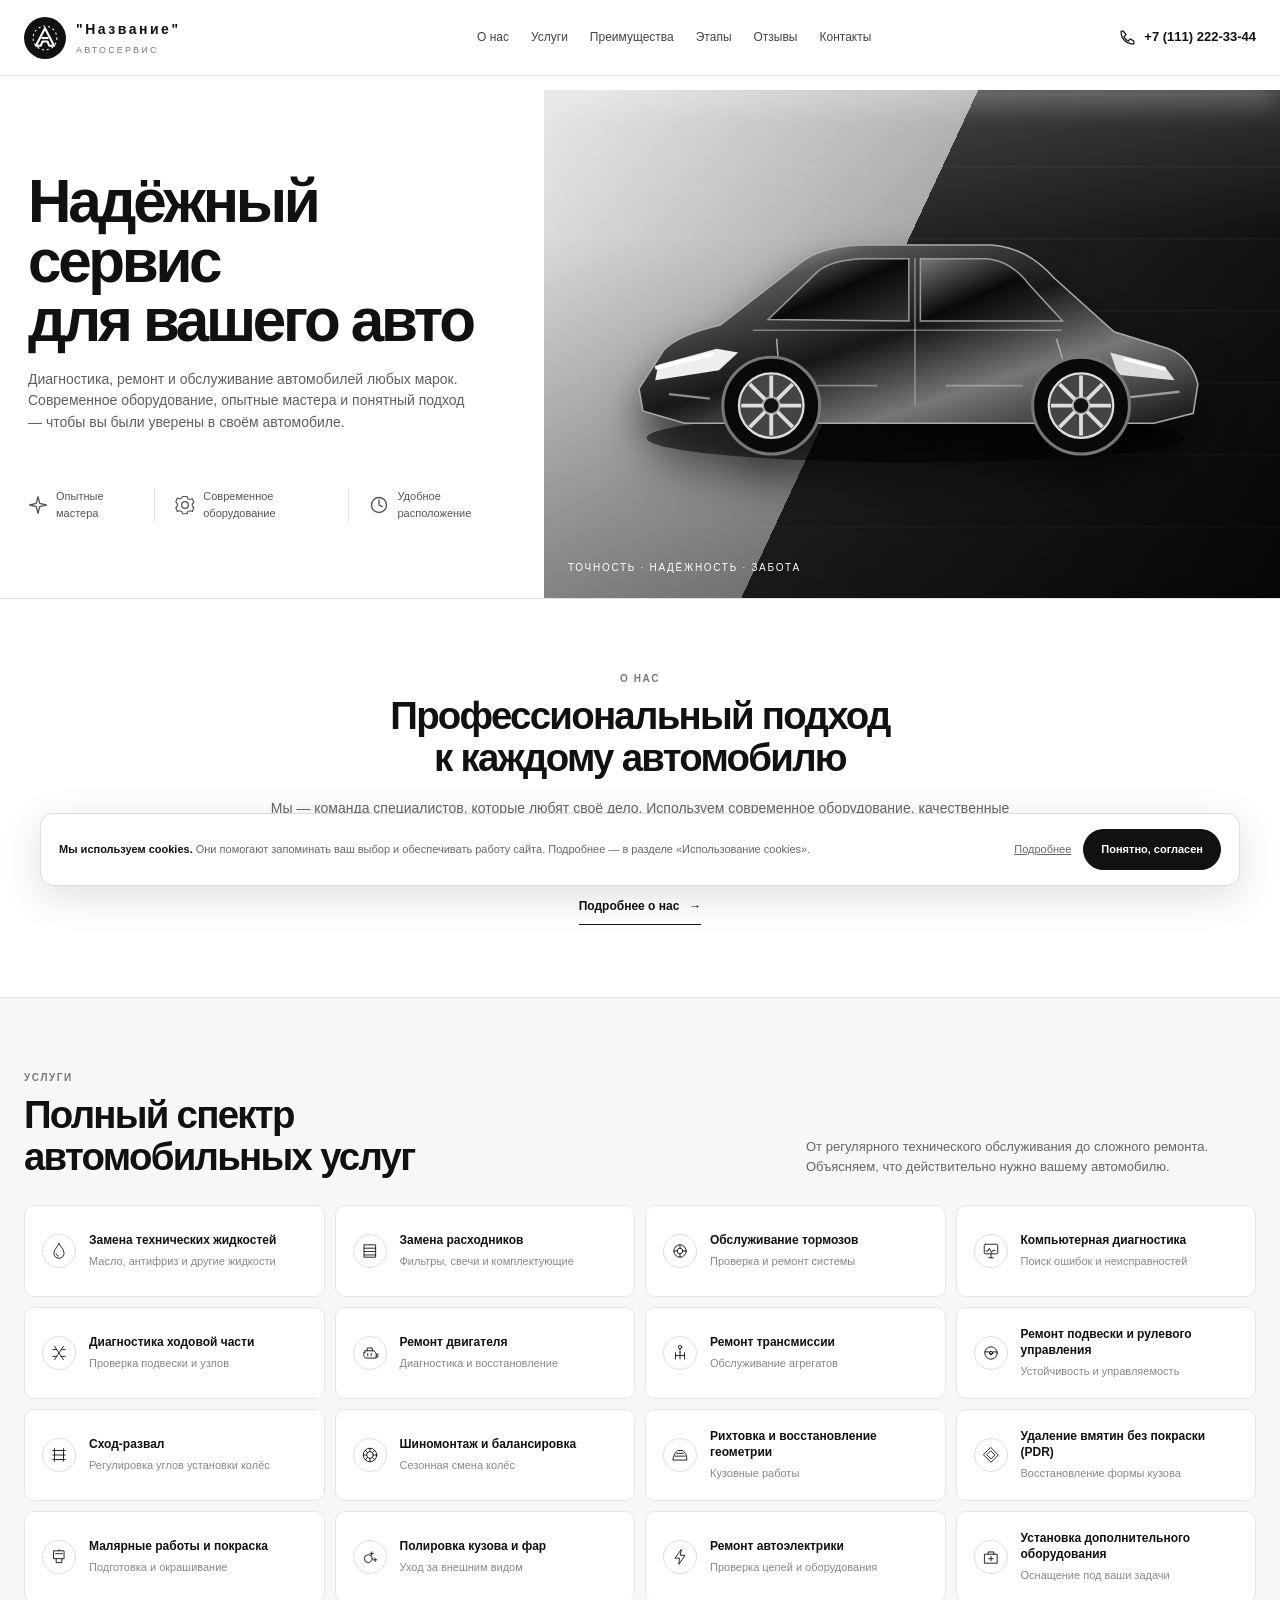
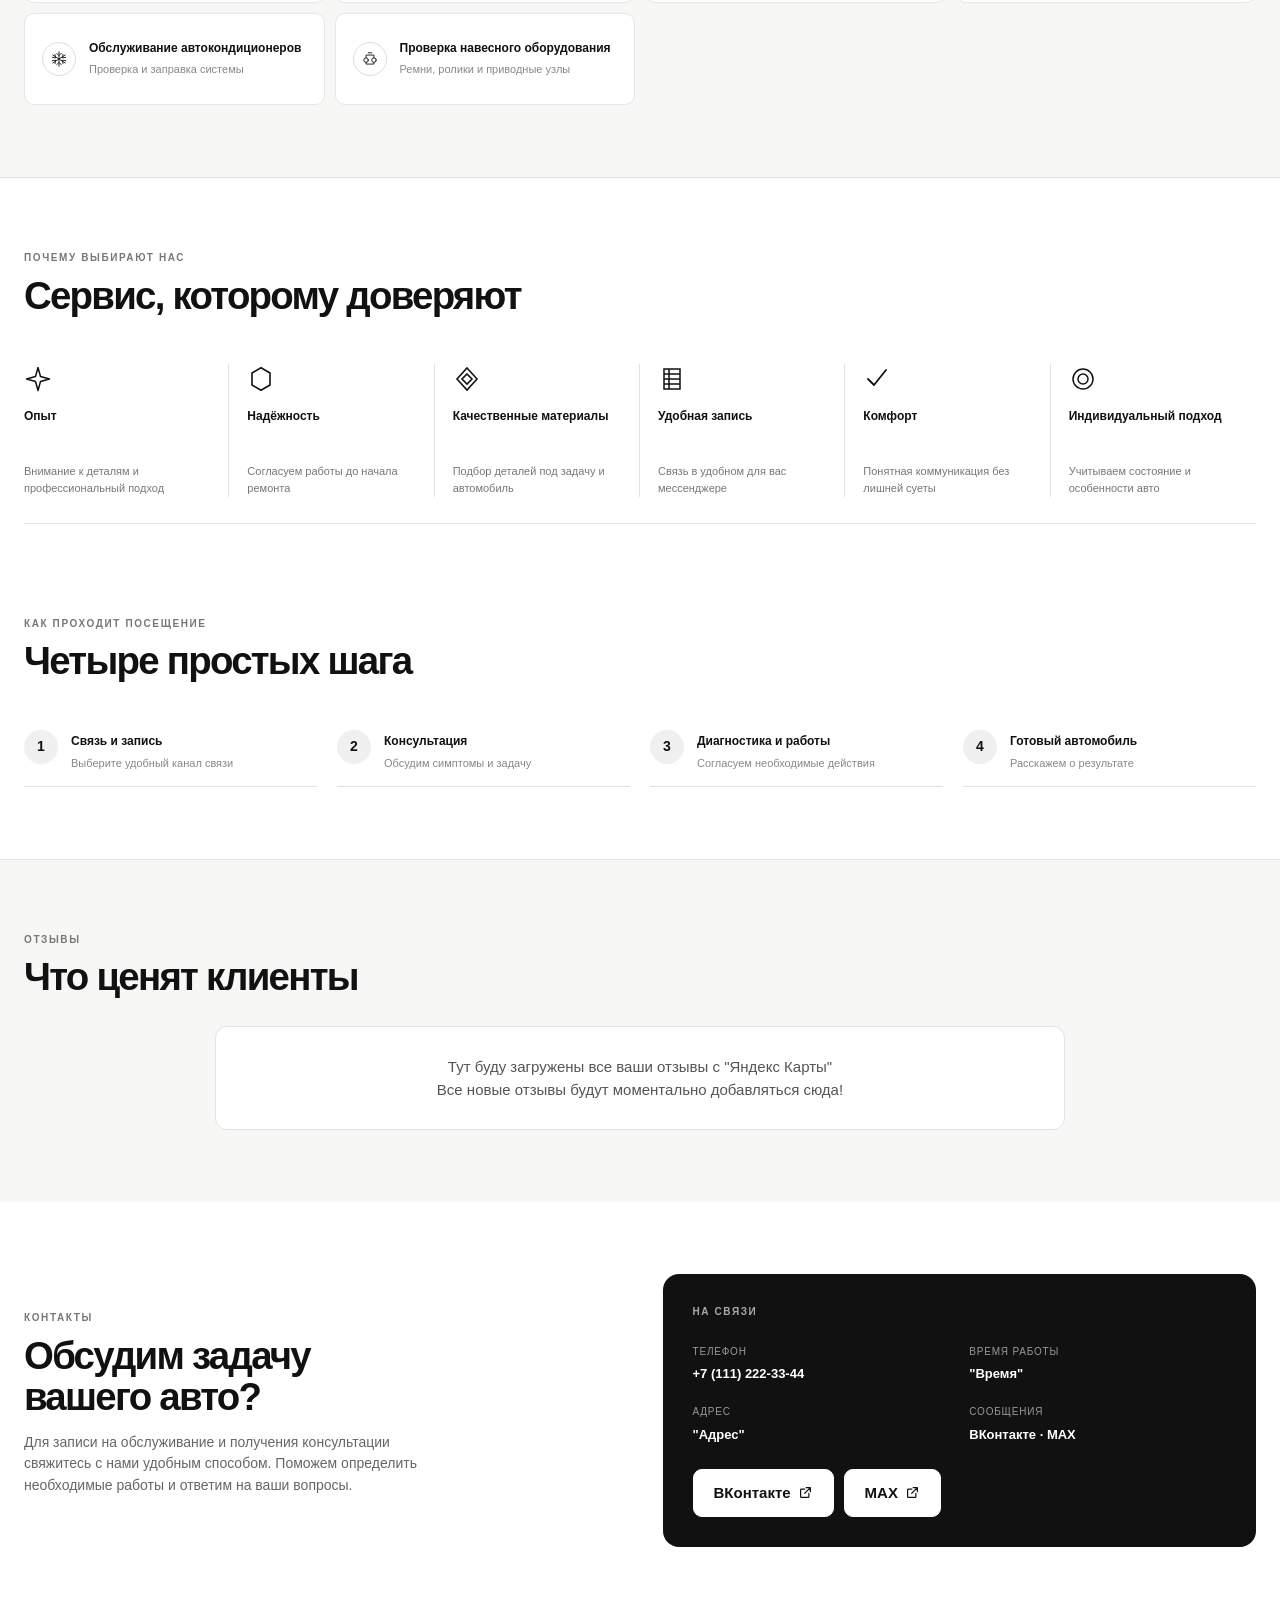
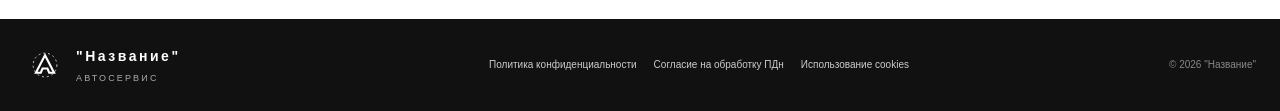
<file: index.html>
<!doctype html>
<html lang="ru">
<head>
<meta charset="utf-8">
<meta name="viewport" content="width=device-width, initial-scale=1">
<meta name="description" content=""Название" — обслуживание, диагностика и ремонт автомобилей. Свяжитесь с нами во ВКонтакте или MAX.">
<meta name="theme-color" content="#111111">
<title>"Название" — автосервис</title>
<link rel="icon" href="data:image/svg+xml,%3Csvg xmlns='http://www.w3.org/2000/svg' viewBox='0 0 100 100'%3E%3Crect width='100' height='100' rx='18' fill='%23111111'/%3E%3Cpath d='M20 75 50 17 80 75H65L58 60H42L35 75Z' fill='white'/%3E%3C/svg%3E">
<style>
:root{--black:#111;--white:#fff;--paper:#f6f6f5;--gray:#777;--line:#e2e2e2;--soft:#ededed;--radius:15px;--max:1240px}
*{box-sizing:border-box}
html{scroll-behavior:smooth;scroll-padding-top:90px}
body{margin:0;background:var(--white);color:var(--black);font-family:Inter,Arial,Helvetica,sans-serif;font-size:14px;line-height:1.55}
a{color:inherit;text-decoration:none}
button{font:inherit;cursor:pointer}
.container{width:min(var(--max),calc(100% - 48px));margin:auto}
header{height:76px;background:#fff;border-bottom:1px solid var(--line);display:flex;align-items:center;position:sticky;top:0;z-index:20}
.nav{display:flex;align-items:center;justify-content:space-between;gap:24px}
.brand{display:flex;align-items:center;gap:10px;min-width:205px}
.brand-mark{width:42px;height:42px;background:#111;color:#fff;border-radius:50%;display:grid;place-items:center}
.brand-mark svg{width:28px;height:28px}
.brand-name{font-size:14px;letter-spacing:.18em;font-weight:850;line-height:1.2}
.brand-sub{display:block;font-size:9px;color:#777;letter-spacing:.24em;margin-top:5px;line-height:1.2}
nav{display:flex;align-items:center;gap:22px;font-size:12px;color:#444}
nav a:hover,.footer-links a:hover{color:#888}
.phone{font-weight:750;font-size:13px;white-space:nowrap;text-align:right}
.phone small{display:block;color:#777;font-size:10px;font-weight:400}
.menu-toggle{display:none;border:1px solid var(--line);background:white;border-radius:10px;padding:9px 12px}
.hero{display:grid;grid-template-columns:.85fr 1.15fr;min-height:490px;border-bottom:1px solid var(--line);overflow:hidden}
.hero-copy{padding:76px max(28px,calc((100vw - var(--max))/2));padding-right:42px;display:flex;flex-direction:column;justify-content:center}
.kicker{font-size:10px;letter-spacing:.16em;text-transform:uppercase;font-weight:800;color:#555;display:flex;align-items:center;gap:10px}
.kicker:before{content:"";width:26px;height:1px;background:#111}
h1{font-size:clamp(38px,4.7vw,64px);line-height:.99;letter-spacing:-.055em;margin:20px 0 18px;font-weight:850;max-width:530px}
.hero-copy p{max-width:450px;color:#5f5f5f;margin:0 0 24px;font-size:14px}
.actions{display:flex;flex-wrap:wrap;gap:10px}
.btn{display:inline-flex;align-items:center;justify-content:center;gap:12px;min-height:48px;padding:0 20px;border:1px solid #111;border-radius:9px;font-weight:750;font-size:12px;transition:transform .2s,background .2s,color .2s}
.btn:hover{transform:translateY(-2px)}
.btn-dark{background:#111;color:#fff}
.btn-dark:hover{background:#333}
.btn-light{background:#fff;color:#111}
.btn-light:hover{background:#f0f0f0}
.btn .arrow{font-size:17px;line-height:1}
.trust-row{display:flex;gap:20px;margin-top:30px;color:#555;font-size:11px}
.trust-row span{display:flex;align-items:center;gap:8px;padding-right:18px;border-right:1px solid var(--line)}
.trust-row span:last-child{border:0;padding-right:0}
.trust-row b{font-size:18px;color:#111;font-weight:400}.trust-icon{width:20px;height:20px;flex:0 0 20px;fill:none;stroke:currentColor;stroke-width:1.6;stroke-linecap:round;stroke-linejoin:round}.phone{display:inline-flex;align-items:center;gap:8px}.phone-icon{width:17px;height:17px;fill:none;stroke:#111;stroke-width:1.7;stroke-linecap:round;stroke-linejoin:round}
.hero-visual{min-height:490px;background:linear-gradient(115deg,#e5e5e5,#a9a9a9 45%,#252525 45%,#090909);position:relative;overflow:hidden;display:flex;align-items:center;justify-content:center}
.hero-visual:before{content:"";position:absolute;inset:0;background:linear-gradient(180deg,#fff2,transparent 30%,#0005),repeating-linear-gradient(0deg,transparent 0 70px,#ffffff0b 71px 72px)}
.garage-light{position:absolute;top:0;left:0;right:0;height:14px;background:#fff;box-shadow:0 8px 30px #fff8}
.car-art{width:min(94%,820px);position:relative;z-index:1;filter:drop-shadow(0 22px 20px #0009)}
.visual-label{position:absolute;bottom:22px;left:24px;color:#fff;font-size:10px;letter-spacing:.17em;text-transform:uppercase;z-index:2}
section{padding:72px 0}
.section-head{display:flex;justify-content:space-between;align-items:end;gap:24px;margin-bottom:28px}
.section-kicker{font-size:10px;letter-spacing:.16em;text-transform:uppercase;color:#777;font-weight:800}
h2{font-size:clamp(27px,3vw,39px);letter-spacing:-.045em;line-height:1.08;margin:9px 0 0}
.section-intro{max-width:450px;color:#666;font-size:13px;margin:0}
.about-grid{display:block}
.about-copy{max-width:900px;margin:0 auto;text-align:center}
.about-copy p{color:#666;max-width:780px;margin:20px auto}
.text-link{display:inline-flex;gap:10px;align-items:center;border-bottom:1px solid #111;padding:8px 0;font-size:12px;font-weight:750;margin-top:6px}
.services{background:#f7f7f6;border-top:1px solid var(--line);border-bottom:1px solid var(--line)}
.service-grid{display:grid;grid-template-columns:repeat(4,1fr);gap:10px}
.service-card{min-height:92px;padding:17px;background:#fff;border:1px solid #e6e6e6;border-radius:10px;display:flex;align-items:center;gap:13px;transition:border-color .2s,transform .2s}
.service-card:hover{border-color:#888;transform:translateY(-2px)}
.service-icon{width:34px;height:34px;flex-shrink:0;border:1px solid #ddd;border-radius:50%;display:grid;place-items:center;padding:7px}.service-icon svg{display:block;width:100%;height:100%;fill:none;stroke:#111;stroke-width:1.6;stroke-linecap:round;stroke-linejoin:round}
.service-card strong{font-size:12px;line-height:1.35;display:block}
.service-card small{font-size:11px;color:#888;display:block;margin-top:5px}
.benefits{display:grid;grid-template-columns:repeat(6,1fr);border-bottom:1px solid var(--line);padding:26px 0;margin-top:22px}
.benefit{padding:0 18px;border-right:1px solid var(--line);display:grid;grid-template-rows:30px 2.9em auto;row-gap:14px;align-content:start}
.benefit:first-child{padding-left:0}.benefit:last-child{border:0;padding-right:0}
.benefit .symbol{line-height:1;margin:0;color:#111;width:30px;height:30px;display:flex;align-items:center;justify-content:flex-start}.benefit-icon{display:block;width:28px;height:28px;flex:0 0 28px}.benefit strong{display:flex;align-items:flex-start;font-size:12px;line-height:1.45;min-height:0;margin:0;align-self:start}
.benefit p{font-size:11px;color:#777;margin:0}
.steps{display:grid;grid-template-columns:repeat(4,1fr);gap:20px;margin-top:34px}
.step{display:flex;align-items:flex-start;gap:13px;padding:14px 0;border-bottom:1px solid var(--line)}
.step-num{width:34px;height:34px;border-radius:50%;background:#f0f0f0;display:grid;place-items:center;font-weight:800;flex-shrink:0}
.step strong{display:block;font-size:12px;margin-top:2px}
.step small{display:block;color:#888;font-size:11px;margin-top:4px}







.reviews{background:#f7f7f6;border-top:1px solid var(--line)}
.review-grid{display:grid;grid-template-columns:repeat(4,1fr);gap:12px}
.reviews-notice{background:#fff;border:1px solid var(--line);border-radius:12px;padding:28px 24px;text-align:center;color:#555;font-size:15px;max-width:850px;margin:0 auto}
.review{padding:20px;background:#fff;border:1px solid var(--line);border-radius:11px}
.review-top{display:flex;align-items:center;gap:10px;margin-bottom:13px}
.avatar{width:32px;height:32px;border-radius:50%;background:#ededed;display:grid;place-items:center;font-weight:800}
.review strong{font-size:12px}
.stars{margin-left:auto;letter-spacing:1px;font-size:10px}
.review p{font-size:12px;color:#666;margin:0}
.contacts{display:grid;grid-template-columns:1fr 1fr;gap:45px;align-items:center}
.contact-panel{background:#111;color:#fff;border-radius:16px;padding:30px}
.contact-panel .section-kicker{color:#aaa}
.contact-panel h2{margin-bottom:14px}
.contact-panel p{color:#bbb;font-size:13px}
.contact-details{display:grid;grid-template-columns:1fr 1fr;gap:20px;margin:24px 0}
.contact-details small{display:block;color:#999;font-size:10px;text-transform:uppercase;letter-spacing:.08em}
.contact-details strong{display:block;margin-top:5px;font-size:13px}
.contact-actions{display:flex;gap:10px;flex-wrap:wrap}.contact-social{display:inline-flex;align-items:center;justify-content:center;gap:10px;white-space:nowrap}.contact-brand-icon{width:15px;height:15px;flex:0 0 15px;display:block;color:#111}.contact-social{gap:7px}.contact-social span{font-weight:650;font-size:15px;line-height:1}
.contact-actions .btn-light{border-color:#fff}
.contact-list{display:grid;gap:22px}
.contact-row{display:flex;gap:14px;align-items:flex-start}
.contact-row .symbol{font-size:21px}
.contact-row strong{font-size:13px;display:block}
.contact-row small{color:#777;font-size:12px;display:block;margin-top:4px}
footer{background:#111;color:#fff;padding:25px 0}
.footer-inner{display:flex;justify-content:space-between;align-items:center;gap:24px}
footer .brand-sub{color:#aaa}
.footer-links{display:flex;flex-wrap:wrap;gap:17px;font-size:10px;color:#ccc}
.copyright{font-size:10px;color:#888}
.cookie-banner{position:fixed;z-index:50;bottom:14px;left:14px;right:14px;max-width:1200px;margin:auto;background:#fff;border:1px solid #ddd;box-shadow:0 10px 40px #0002;border-radius:13px;padding:15px 18px;display:flex;align-items:center;gap:20px}
.cookie-banner[hidden]{display:none}
.cookie-text{font-size:11px;color:#666;flex:1}
.cookie-text strong{color:#111}
.cookie-actions{display:flex;align-items:center;gap:12px;white-space:nowrap}
.cookie-actions button{border:0;background:#111;color:#fff;border-radius:30px;padding:12px 18px;font-size:11px;font-weight:750}
.cookie-actions a{font-size:11px;text-decoration:underline;color:#666}
.modal-backdrop{position:fixed;inset:0;background:#0009;z-index:70;display:none;align-items:center;justify-content:center;padding:20px}
.modal-backdrop.open{display:flex}
.modal{width:min(680px,100%);max-height:85vh;overflow:auto;background:#fff;border-radius:15px;padding:28px;position:relative}
.modal h2{font-size:26px;margin:0 40px 18px 0}
.modal p,.modal li{font-size:13px;color:#555}
.modal-close{position:absolute;right:18px;top:16px;border:1px solid #ddd;background:white;border-radius:50%;width:34px;height:34px;font-size:18px}
@media(max-width:1000px){nav{gap:12px}.brand{min-width:auto}.phone{font-size:12px}.service-grid{grid-template-columns:repeat(3,1fr)}.benefits{grid-template-columns:repeat(3,1fr);row-gap:24px}.benefit:nth-child(3){border:0}.benefit:nth-child(4){padding-left:0}.review-grid{grid-template-columns:repeat(2,1fr)}}
@media(max-width:760px){#steps{padding-top:90px!important}.container{width:min(100% - 32px,var(--max))}header{height:68px}.nav{gap:12px}nav{display:none;position:absolute;left:16px;right:16px;top:62px;padding:18px;background:white;border:1px solid var(--line);border-radius:12px;box-shadow:0 15px 35px #0001;flex-direction:column;align-items:flex-start}nav.open{display:flex}.phone{margin-left:auto;display:flex;align-items:center;gap:6px;font-size:12px}.phone-icon{width:15px;height:15px;flex:0 0 15px}.phone small{display:none}.brand-mark{width:36px;height:36px}.brand-name{font-size:12px}.brand-sub{font-size:8px;margin-top:5px}.hero{grid-template-columns:1fr}.hero-copy{padding:54px 24px 35px}.hero-visual{min-height:270px}.trust-row{gap:10px;flex-wrap:wrap}.trust-row span{padding-right:10px}.about-grid{display:block}.service-grid{grid-template-columns:repeat(2,1fr)}.service-card{padding:13px 10px;gap:9px}.service-card strong{font-size:11px}.service-icon{width:34px;height:34px}.benefits{grid-template-columns:repeat(2,1fr);gap:20px}.benefit:nth-child(3){border-right:1px solid var(--line)}.benefit:nth-child(even){border:0;padding-left:18px;padding-right:0}.benefit:nth-child(4){padding-left:18px}.benefit:nth-child(odd){padding-left:0}.steps{grid-template-columns:repeat(2,1fr);gap:10px}.review-grid{grid-template-columns:1fr}.contacts{grid-template-columns:1fr;gap:25px}.contact-panel{padding:24px}.footer-inner{align-items:flex-start;flex-direction:column}.cookie-banner{left:8px;right:8px;bottom:8px;padding:13px;gap:10px;align-items:flex-start}.cookie-actions{flex-direction:column-reverse;align-items:stretch;gap:7px}.cookie-actions button{padding:11px 12px}.section-head{align-items:flex-start;flex-direction:column}}
@media(max-width:420px){.phone{font-size:10px;gap:4px}.phone-icon{width:13px;height:13px;flex-basis:13px}.brand{gap:6px}.hero-copy{padding-left:16px;padding-right:16px}h1{font-size:39px}.actions .btn{flex:1;padding:0 10px;font-size:11px}.trust-row{font-size:10px}.trust-row span{border:0}.contact-details{grid-template-columns:1fr}.cookie-text{font-size:10px}.cookie-actions button{font-size:10px}}
</style>
</head>
<body>
<header>
 <div class="container nav">
  <a class="brand" href="#top" aria-label=""Название" — на главную">
   <span class="brand-mark"><svg viewBox="0 0 40 40" fill="none" aria-hidden="true"><path d="M7 31 20 6l13 25h-7l-2.5-6h-7L14 31H7Z" stroke="currentColor" stroke-width="3" stroke-linejoin="round"/><path d="M15 20h10" stroke="currentColor" stroke-width="3"/><circle cx="20" cy="20" r="17" stroke="currentColor" stroke-width="1.5" stroke-dasharray="3 4"/></svg></span>
   <span><span class="brand-name">"Название"</span><span class="brand-sub">АВТОСЕРВИС</span></span>
  </a>
  <nav id="mainNav" aria-label="Основная навигация">
   <a href="#about">О нас</a><a href="#services">Услуги</a><a href="#benefits">Преимущества</a><a href="#steps">Этапы</a><a href="#reviews">Отзывы</a><a href="#contacts">Контакты</a>
  </nav>
  <a class="phone" href="tel:+71112223344"><svg class="phone-icon" viewBox="0 0 24 24" aria-hidden="true"><path d="M6 3H3v4c1 7 7 13 14 14h4v-4l-5-3-3 3a14 14 0 0 1-6-6l3-3Z"/></svg> +7 (111) 222-33-44</a>
 </div>
</header>
<main id="top">
 <section class="hero" style="padding:0">
  <div class="hero-copy">
   
   <h1>Надёжный сервис<br>для вашего авто</h1>
   <p>Диагностика, ремонт и обслуживание автомобилей любых марок. Современное оборудование, опытные мастера и понятный подход — чтобы вы были уверены в своём автомобиле.</p>
   
   <div class="trust-row"><span><svg class="trust-icon" viewBox="0 0 24 24" aria-hidden="true"><path d="M12 2 14 10 22 12 14 14 12 22 10 14 2 12 10 10Z"/></svg> Опытные мастера</span><span><svg class="trust-icon" viewBox="0 0 24 24" aria-hidden="true"><path d="M9 2h6l1 3 3 1 3-1 2 5-2 2v3l2 2-2 5-3-1-3 1-1 3H9l-1-3-3-1-3 1-2-5 2-2v-3L0 9l2-5 3 1 3-1Z" transform="translate(1 0) scale(.9)"/><circle cx="12" cy="12" r="4"/></svg> Современное оборудование</span><span><svg class="trust-icon" viewBox="0 0 24 24" aria-hidden="true"><circle cx="12" cy="12" r="9"/><path d="M12 6v6l4 2"/></svg> Удобное расположение</span></div>
  </div>
  <div class="hero-visual" role="img" aria-label="Стилизованная иллюстрация автомобиля в сервисном боксе">
   <div class="garage-light"></div>
   <svg class="car-art" viewBox="0 0 900 420" aria-hidden="true">
    <defs><linearGradient id="body" x1="0" y1="0" x2="1" y2="1"><stop stop-color="#f4f4f4"/><stop offset=".22" stop-color="#555"/><stop offset=".48" stop-color="#171717"/><stop offset=".7" stop-color="#777"/><stop offset="1" stop-color="#111"/></linearGradient><linearGradient id="glass" x1="0" y1="0" x2="1" y2="1"><stop stop-color="#777"/><stop offset=".5" stop-color="#090909"/><stop offset="1" stop-color="#333"/></linearGradient></defs>
    <ellipse cx="455" cy="342" rx="350" ry="32" fill="#000" opacity=".55"/>
    <path d="M95 278 127 228Q145 208 201 195L304 115Q331 93 385 91L553 91Q600 94 635 134L713 204 784 226Q814 238 822 272L816 310 765 323H154L100 307Z" fill="url(#body)" stroke="#aaa" stroke-width="2"/>
    <path d="M263 188 327 126Q344 111 385 109L446 109 446 190Z" fill="url(#glass)" stroke="#999" stroke-width="2"/>
    <path d="M461 109H548Q579 112 603 143L646 190H461Z" fill="url(#glass)" stroke="#999" stroke-width="2"/>
    <path d="M454 108V300" stroke="#aaa" stroke-width="2" opacity=".7"/><path d="M243 202 645 202" stroke="#ddd" stroke-width="2" opacity=".45"/>
    <path d="M120 247 196 226 224 231 199 254 116 267Z" fill="#eee"/><path d="M116 251 192 233" stroke="#fff" stroke-width="5"/>
    <path d="M708 231 779 249 792 267 718 260Z" fill="#ddd"/><path d="M725 239 780 253" stroke="#fff" stroke-width="4"/>
    <path d="M274 213 280 293M638 213 662 292" stroke="#aaa" stroke-width="2"/><path d="M315 274H405M494 274H594" stroke="#ccc" stroke-width="2" opacity=".5"/>
    <circle cx="267" cy="300" r="63" fill="#090909" stroke="#777" stroke-width="4"/><circle cx="267" cy="300" r="42" fill="#444" stroke="#ddd" stroke-width="3"/><circle cx="267" cy="300" r="11" fill="#111" stroke="#aaa" stroke-width="3"/>
    <g stroke="#ddd" stroke-width="5"><path d="M267 261V289M267 311V339M228 300H256M278 300H306M239 272 259 292M275 308 295 328M239 328 259 308M275 292 295 272"/></g>
    <circle cx="670" cy="300" r="63" fill="#090909" stroke="#777" stroke-width="4"/><circle cx="670" cy="300" r="42" fill="#444" stroke="#ddd" stroke-width="3"/><circle cx="670" cy="300" r="11" fill="#111" stroke="#aaa" stroke-width="3"/>
    <g stroke="#ddd" stroke-width="5"><path d="M670 261V289M670 311V339M631 300H659M681 300H709M642 272 662 292M678 308 698 328M642 328 662 308M678 292 698 272"/></g>
    <path d="M134 285 187 291M734 289 798 282" stroke="#fff" stroke-width="3" opacity=".5"/>
   </svg>
   <div class="visual-label">Точность · Надёжность · Забота</div>
  </div>
 </section>
 <section id="about">
  <div class="container about-grid">
   <div class="about-copy"><div class="section-kicker">О нас</div><h2>Профессиональный подход<br>к каждому автомобилю</h2><p>Мы — команда специалистов, которые любят своё дело. Используем современное оборудование, качественные материалы и индивидуальный подход к каждому клиенту. Для нас важно не только устранить проблему, но и обеспечить надёжную работу вашего автомобиля надолго.</p><a class="text-link" href="#contacts">Подробнее о нас <span>→</span></a></div>
  </div>
 </section>
 <section class="services" id="services">
  <div class="container"><div class="section-head"><div><div class="section-kicker">Услуги</div><h2>Полный спектр<br>автомобильных услуг</h2></div><p class="section-intro">От регулярного технического обслуживания до сложного ремонта. Объясняем, что действительно нужно вашему автомобилю.</p></div>
   <div class="service-grid">
    <article class="service-card"><span class="service-icon" aria-hidden="true"><svg viewBox="0 0 32 32" aria-hidden="true"><path d="M16 3C13 8 7 14 7 20a9 9 0 0 0 18 0c0-6-6-12-9-17Z"/><path d="M11 21c.5 2.5 2 4 4 4"/></svg></span><div><strong>Замена технических жидкостей</strong><small>Масло, антифриз и другие жидкости</small></div></article>
    <article class="service-card"><span class="service-icon" aria-hidden="true"><svg viewBox="0 0 32 32" aria-hidden="true"><path d="M6 5h20v22H6zM6 11h20M6 17h20M6 23h20"/></svg></span><div><strong>Замена расходников</strong><small>Фильтры, свечи и комплектующие</small></div></article>
    <article class="service-card"><span class="service-icon" aria-hidden="true"><svg viewBox="0 0 32 32" aria-hidden="true"><circle cx="16" cy="16" r="11"/><circle cx="16" cy="16" r="5"/><path d="M16 5v6M27 16h-6M16 27v-6M5 16h6"/></svg></span><div><strong>Обслуживание тормозов</strong><small>Проверка и ремонт системы</small></div></article>
    <article class="service-card"><span class="service-icon" aria-hidden="true"><svg viewBox="0 0 32 32" aria-hidden="true"><rect x="4" y="4" width="24" height="17" rx="2"/><path d="M12 28h8M16 21v7M7 16h4l2-5 4 8 2-4h4"/></svg></span><div><strong>Компьютерная диагностика</strong><small>Поиск ошибок и неисправностей</small></div></article>
    <article class="service-card"><span class="service-icon" aria-hidden="true"><svg viewBox="0 0 32 32" aria-hidden="true"><path d="M8 4l16 24M24 4 8 28M5 10h7M20 22h7M5 22h7M20 10h7"/></svg></span><div><strong>Диагностика ходовой части</strong><small>Проверка подвески и узлов</small></div></article>
    <article class="service-card"><span class="service-icon" aria-hidden="true"><svg viewBox="0 0 32 32" aria-hidden="true"><path d="M7 12h16l4 5v8H8l-3-4v-6h2zM11 12V7h9v5M12 17v4M18 17v4M27 18h3v5h-3"/></svg></span><div><strong>Ремонт двигателя</strong><small>Диагностика и восстановление</small></div></article>
    <article class="service-card"><span class="service-icon" aria-hidden="true"><svg viewBox="0 0 32 32" aria-hidden="true"><circle cx="16" cy="5.5" r="3"/><path d="M16 8.5v7M8 15.5v11M16 15.5v11M24 15.5v11M8 20.5h16"/></svg></span><div><strong>Ремонт трансмиссии</strong><small>Обслуживание агрегатов</small></div></article>
    <article class="service-card"><span class="service-icon" aria-hidden="true"><svg viewBox="0 0 32 32" aria-hidden="true"><circle cx="16" cy="16" r="11"/><circle cx="16" cy="16" r="3"/><path d="M5 14h8l3 5 3-5h8"/></svg></span><div><strong>Ремонт подвески и рулевого управления</strong><small>Устойчивость и управляемость</small></div></article>
    <article class="service-card"><span class="service-icon" aria-hidden="true"><svg viewBox="0 0 32 32" aria-hidden="true"><path d="M5 8h22M5 16h22M5 24h22M8 5v22M24 5v22"/></svg></span><div><strong>Сход-развал</strong><small>Регулировка углов установки колёс</small></div></article>
    <article class="service-card"><span class="service-icon" aria-hidden="true"><svg viewBox="0 0 32 32" aria-hidden="true"><circle cx="16" cy="16" r="12"/><circle cx="16" cy="16" r="6"/><path d="M16 4v6M16 22v6M4 16h6M22 16h6M7.5 7.5l4 4M20.5 20.5l4 4M24.5 7.5l-4 4M11.5 20.5l-4 4"/></svg></span><div><strong>Шиномонтаж и балансировка</strong><small>Сезонная смена колёс</small></div></article>
    <article class="service-card"><span class="service-icon" aria-hidden="true"><svg viewBox="0 0 32 32" aria-hidden="true"><path d="M4 21l3-8 5-5h9l5 5 2 8v4H4zM7 18h18M10 13h12"/></svg></span><div><strong>Рихтовка и восстановление геометрии</strong><small>Кузовные работы</small></div></article>
    <article class="service-card"><span class="service-icon" aria-hidden="true"><svg viewBox="0 0 32 32" aria-hidden="true"><path d="M16 3 29 16 16 29 3 16Z"/><path d="M16 9 23 16 16 23 9 16Z"/></svg></span><div><strong>Удаление вмятин без покраски (PDR)</strong><small>Восстановление формы кузова</small></div></article>
    <article class="service-card"><span class="service-icon" aria-hidden="true"><svg viewBox="0 0 32 32" aria-hidden="true"><path d="M7 5h18v14H7zM11 19v7h10v-7M16 5v-2M10 10h12"/></svg></span><div><strong>Малярные работы и покраска</strong><small>Подготовка и окрашивание</small></div></article>
    <article class="service-card"><span class="service-icon" aria-hidden="true"><svg viewBox="0 0 32 32" aria-hidden="true"><circle cx="13" cy="19" r="7"/><path d="M19 7v6M16 10h6M25 18v6M22 21h6"/></svg></span><div><strong>Полировка кузова и фар</strong><small>Уход за внешним видом</small></div></article>
    <article class="service-card"><span class="service-icon" aria-hidden="true"><svg viewBox="0 0 32 32" aria-hidden="true"><path d="M18 3 7 18h8l-1 11 11-16h-8z"/></svg></span><div><strong>Ремонт автоэлектрики</strong><small>Проверка цепей и оборудования</small></div></article>
    <article class="service-card"><span class="service-icon" aria-hidden="true"><svg viewBox="0 0 32 32" aria-hidden="true"><path d="M5 11h22v16H5zM11 11V7h10v4"/><path d="M16 15v8M12 19h8"/></svg></span><div><strong>Установка дополнительного оборудования</strong><small>Оснащение под ваши задачи</small></div></article>
    <article class="service-card"><span class="service-icon" aria-hidden="true"><svg viewBox="0 0 32 32" aria-hidden="true"><path d="M16 3v26M5 9l22 14M5 23 27 9M12 6l4 4 4-4M12 26l4-4 4 4M4 13l6 1-1-6M28 19l-6-1 1 6M4 19l6-1-1 6M28 13l-6 1 1-6"/></svg></span><div><strong>Обслуживание автокондиционеров</strong><small>Проверка и заправка системы</small></div></article>
    <article class="service-card"><span class="service-icon" aria-hidden="true"><svg viewBox="0 0 32 32" aria-hidden="true"><circle cx="9" cy="18" r="4"/><circle cx="23" cy="18" r="4"/><path d="M9 14V9h14v5M9 22v3h14v-3M13 5h6"/></svg></span><div><strong>Проверка навесного оборудования</strong><small>Ремни, ролики и приводные узлы</small></div></article>
   </div>
  </div>
 </section>
 <section id="benefits"><div class="container"><div class="section-kicker">Почему выбирают нас</div><h2>Сервис, которому доверяют</h2>
  <div class="benefits">
   <div class="benefit"><div class="symbol" aria-hidden="true"><svg class="benefit-icon" width="28" height="28" viewBox="0 0 28 28" aria-hidden="true"><path d="M14 2.5 16.5 11.5 25.5 14 16.5 16.5 14 25.5 11.5 16.5 2.5 14 11.5 11.5Z" fill="none" stroke="currentColor" stroke-width="1.5" stroke-linejoin="round"/></svg></div><strong>Опыт</strong><p>Внимание к деталям и профессиональный подход</p></div>
   <div class="benefit"><div class="symbol" aria-hidden="true"><svg class="benefit-icon" width="28" height="28" viewBox="0 0 28 28" aria-hidden="true"><path d="M14 2.8 23 8v12l-9 5.2L5 20V8Z" fill="none" stroke="currentColor" stroke-width="1.6" stroke-linejoin="round"/></svg></div><strong>Надёжность</strong><p>Согласуем работы до начала ремонта</p></div>
   <div class="benefit"><div class="symbol" aria-hidden="true"><svg class="benefit-icon" width="28" height="28" viewBox="0 0 28 28" aria-hidden="true"><path d="m14 3 10 11-10 11L4 14Z" fill="none" stroke="currentColor" stroke-width="1.6"/><path d="m14 9 5 5-5 5-5-5Z" fill="none" stroke="currentColor" stroke-width="1.6"/></svg></div><strong>Качественные материалы</strong><p>Подбор деталей под задачу и автомобиль</p></div>
   <div class="benefit"><div class="symbol" aria-hidden="true"><svg class="benefit-icon" width="28" height="28" viewBox="0 0 28 28" aria-hidden="true"><path d="M6 4h16v20H6zM6 9h16M6 14h16M6 19h16M11 4v20" fill="none" stroke="currentColor" stroke-width="1.5"/></svg></div><strong>Удобная запись</strong><p>Связь в удобном для вас мессенджере</p></div>
   <div class="benefit"><div class="symbol" aria-hidden="true"><svg class="benefit-icon" width="28" height="28" viewBox="0 0 28 28" aria-hidden="true"><path d="m5 14 6 6L23 5" fill="none" stroke="currentColor" stroke-width="1.8" stroke-linecap="round" stroke-linejoin="round"/></svg></div><strong>Комфорт</strong><p>Понятная коммуникация без лишней суеты</p></div>
   <div class="benefit"><div class="symbol" aria-hidden="true"><svg class="benefit-icon" width="28" height="28" viewBox="0 0 28 28" aria-hidden="true"><circle cx="14" cy="14" r="10" fill="none" stroke="currentColor" stroke-width="1.5"/><circle cx="14" cy="14" r="5" fill="none" stroke="currentColor" stroke-width="1.5"/></svg></div><strong>Индивидуальный подход</strong><p>Учитываем состояние и особенности авто</p></div>
  </div>
 </div></section>
 <section id="steps" style="padding-top:20px"><div class="container"><div class="section-kicker">Как проходит посещение</div><h2>Четыре простых шага</h2>
  <div class="steps"><div class="step"><span class="step-num">1</span><div><strong>Связь и запись</strong><small>Выберите удобный канал связи</small></div></div><div class="step"><span class="step-num">2</span><div><strong>Консультация</strong><small>Обсудим симптомы и задачу</small></div></div><div class="step"><span class="step-num">3</span><div><strong>Диагностика и работы</strong><small>Согласуем необходимые действия</small></div></div><div class="step"><span class="step-num">4</span><div><strong>Готовый автомобиль</strong><small>Расскажем о результате</small></div></div></div>
 </div></section>
 <section class="reviews" id="reviews"><div class="container"><div class="section-head"><div><div class="section-kicker">Отзывы</div><h2>Что ценят клиенты</h2></div></div>
  <div class="reviews-notice">Тут буду загружены все ваши отзывы с "Яндекс Карты"<br>Все новые отзывы будут моментально добавляться сюда!</div>
 </div></section>
 <section id="contacts"><div class="container contacts">
  <div><div class="section-kicker">Контакты</div><h2>Обсудим задачу<br>вашего авто?</h2><p style="color:#666;max-width:430px">Для записи на обслуживание и получения консультации свяжитесь с нами удобным способом. Поможем определить необходимые работы и ответим на ваши вопросы.</p>
  </div>
  <div class="contact-panel"><div class="section-kicker">На связи</div><div class="contact-details"><div><small>Телефон</small><strong><a href="tel:+71112223344">+7 (111) 222-33-44</a></strong></div><div><small>Время работы</small><strong>"Время"</strong></div><div><small>Адрес</small><strong>"Адрес"</strong></div><div><small>Сообщения</small><strong>ВКонтакте · MAX</strong></div></div><div class="contact-actions"><a class="btn btn-light contact-social" href="https://vk.ru/feed" target="_blank" rel="noopener"><span>ВКонтакте</span><svg class="contact-brand-icon" viewBox="0 0 40 40" aria-hidden="true"><path d="M22 7h11v11M33 7 18 22" fill="none" stroke="currentColor" stroke-width="3.2" stroke-linecap="round" stroke-linejoin="round"/><path d="M29 22v9a2 2 0 0 1-2 2H9a2 2 0 0 1-2-2V13a2 2 0 0 1 2-2h9" fill="none" stroke="currentColor" stroke-width="3.2" stroke-linecap="round" stroke-linejoin="round"/></svg></a><a class="btn btn-light contact-social" href="https://max.ru/" target="_blank" rel="noopener"><span>MAX</span><svg class="contact-brand-icon" viewBox="0 0 40 40" aria-hidden="true"><path d="M22 7h11v11M33 7 18 22" fill="none" stroke="currentColor" stroke-width="3.2" stroke-linecap="round" stroke-linejoin="round"/><path d="M29 22v9a2 2 0 0 1-2 2H9a2 2 0 0 1-2-2V13a2 2 0 0 1 2-2h9" fill="none" stroke="currentColor" stroke-width="3.2" stroke-linecap="round" stroke-linejoin="round"/></svg></a></div></div>
 </div></section>
</main>
<footer><div class="container footer-inner"><a class="brand" href="#top"><span class="brand-mark"><svg viewBox="0 0 40 40" fill="none" aria-hidden="true"><path d="M7 31 20 6l13 25h-7l-2.5-6h-7L14 31H7Z" stroke="currentColor" stroke-width="3"/><circle cx="20" cy="20" r="17" stroke="currentColor" stroke-dasharray="3 4"/></svg></span><span><span class="brand-name">"Название"</span><span class="brand-sub">АВТОСЕРВИС</span></span></a><div class="footer-links"><a href="#" data-modal="privacy">Политика конфиденциальности</a><a href="#" data-modal="consent">Согласие на обработку ПДн</a><a href="#" data-modal="cookies">Использование cookies</a></div><div class="copyright">© <span id="year"></span> "Название"</div></div></footer>
<div class="cookie-banner" id="cookieBanner" role="region" aria-label="Уведомление о cookies"><div class="cookie-text"><strong>Мы используем cookies.</strong> Они помогают запоминать ваш выбор и обеспечивать работу сайта. Подробнее — в разделе «Использование cookies».</div><div class="cookie-actions"><a href="#" data-modal="cookies">Подробнее</a><button id="acceptCookies" type="button">Понятно, согласен</button></div></div>
<div class="modal-backdrop" id="modalBackdrop" role="dialog" aria-modal="true" aria-labelledby="modalTitle"><div class="modal"><button class="modal-close" id="modalClose" aria-label="Закрыть окно">×</button><h2 id="modalTitle">Документ</h2><div id="modalBody"></div></div></div>
<script>
(function(){
 const $=(s,root=document)=>root.querySelector(s);
 $('#year').textContent=new Date().getFullYear();
 const banner=$('#cookieBanner');
 let accepted=false;try{accepted=localStorage.getItem('autorhythm-cookie-choice')==='accepted'}catch(e){}
 if(accepted)banner.hidden=true;
 $('#acceptCookies').addEventListener('click',()=>{banner.hidden=true;try{localStorage.setItem('autorhythm-cookie-choice','accepted')}catch(e){}});
 const docs={
 privacy:{title:'Политика конфиденциальности',body:`<p><strong>Шаблон документа.</strong> Перед публикацией заполните сведения о владельце сайта и проверьте текст с учётом фактической работы сервиса.</p><p>Настоящий сайт предназначен для информирования об услугах автосервиса и предоставления контактных данных. На сайте не предусмотрены формы заявок и поля ввода персональных данных.</p><p>При переходе по ссылкам на сторонние сервисы (ВКонтакте и MAX) обработка данных осуществляется соответствующими платформами по их собственным правилам и политикам.</p><p>По вопросам, связанным с конфиденциальностью, свяжитесь с владельцем сайта по телефону, указанному в разделе «Контакты».</p>`},
 consent:{title:'Согласие на обработку персональных данных',body:`<p><strong>Информационный шаблон.</strong> Адаптируйте этот текст под реальные процессы обработки данных перед размещением сайта.</p><p>На сайте отсутствуют формы сбора персональных данных. Если пользователь самостоятельно связывается с автосервисом по телефону, через ВКонтакте или MAX, предоставленные им сведения обрабатываются для ответа на обращение и согласования услуг.</p><p>Перед публикацией укажите полное наименование и контакты оператора персональных данных, цели, правовые основания, сроки хранения и порядок отзыва согласия — если применимо.</p>`},
 cookies:{title:'Использование cookies',body:`<p>Сайт может использовать техническое хранилище браузера, чтобы запомнить выбор пользователя в отношении уведомления о cookies. Эти данные нужны для работы интерфейса и не содержат поля для ввода персональных сведений.</p><p>Нажатие «Понятно, согласен» скрывает уведомление. Если браузер блокирует локальное хранилище, баннер всё равно скроется до перезагрузки страницы.</p><p>При переходе на внешние платформы могут применяться их собственные технологии и правила обработки данных.</p>`}
 };
 const backdrop=$('#modalBackdrop'),title=$('#modalTitle'),body=$('#modalBody');
 function closeModal(){backdrop.classList.remove('open');document.body.style.overflow=''}
 document.querySelectorAll('[data-modal]').forEach(link=>link.addEventListener('click',e=>{e.preventDefault();const doc=docs[link.dataset.modal];if(!doc)return;title.textContent=doc.title;body.innerHTML=doc.body;backdrop.classList.add('open');document.body.style.overflow='hidden';$('#modalClose').focus()}));
 $('#modalClose').addEventListener('click',closeModal);
 backdrop.addEventListener('click',e=>{if(e.target===backdrop)closeModal()});
 document.addEventListener('keydown',e=>{if(e.key==='Escape')closeModal()});
})();
</script>
</body>
</html>
</file>
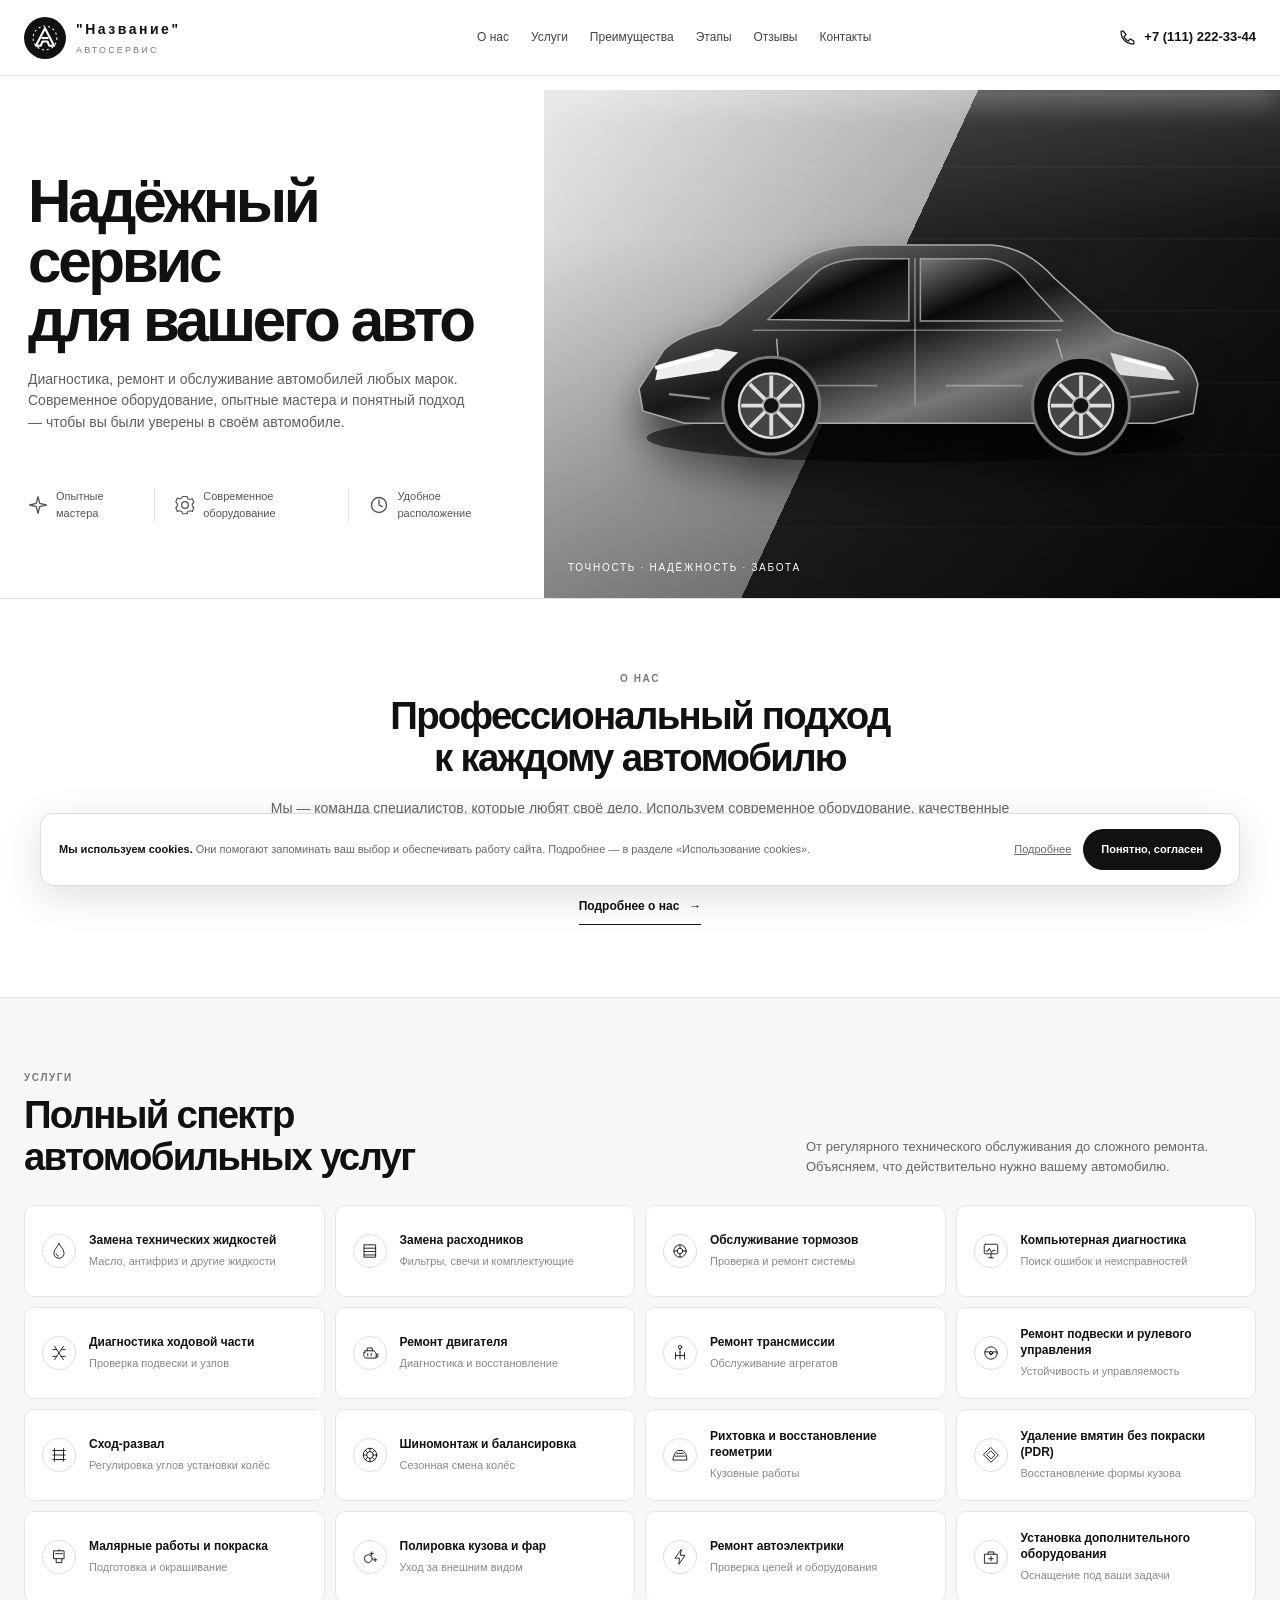
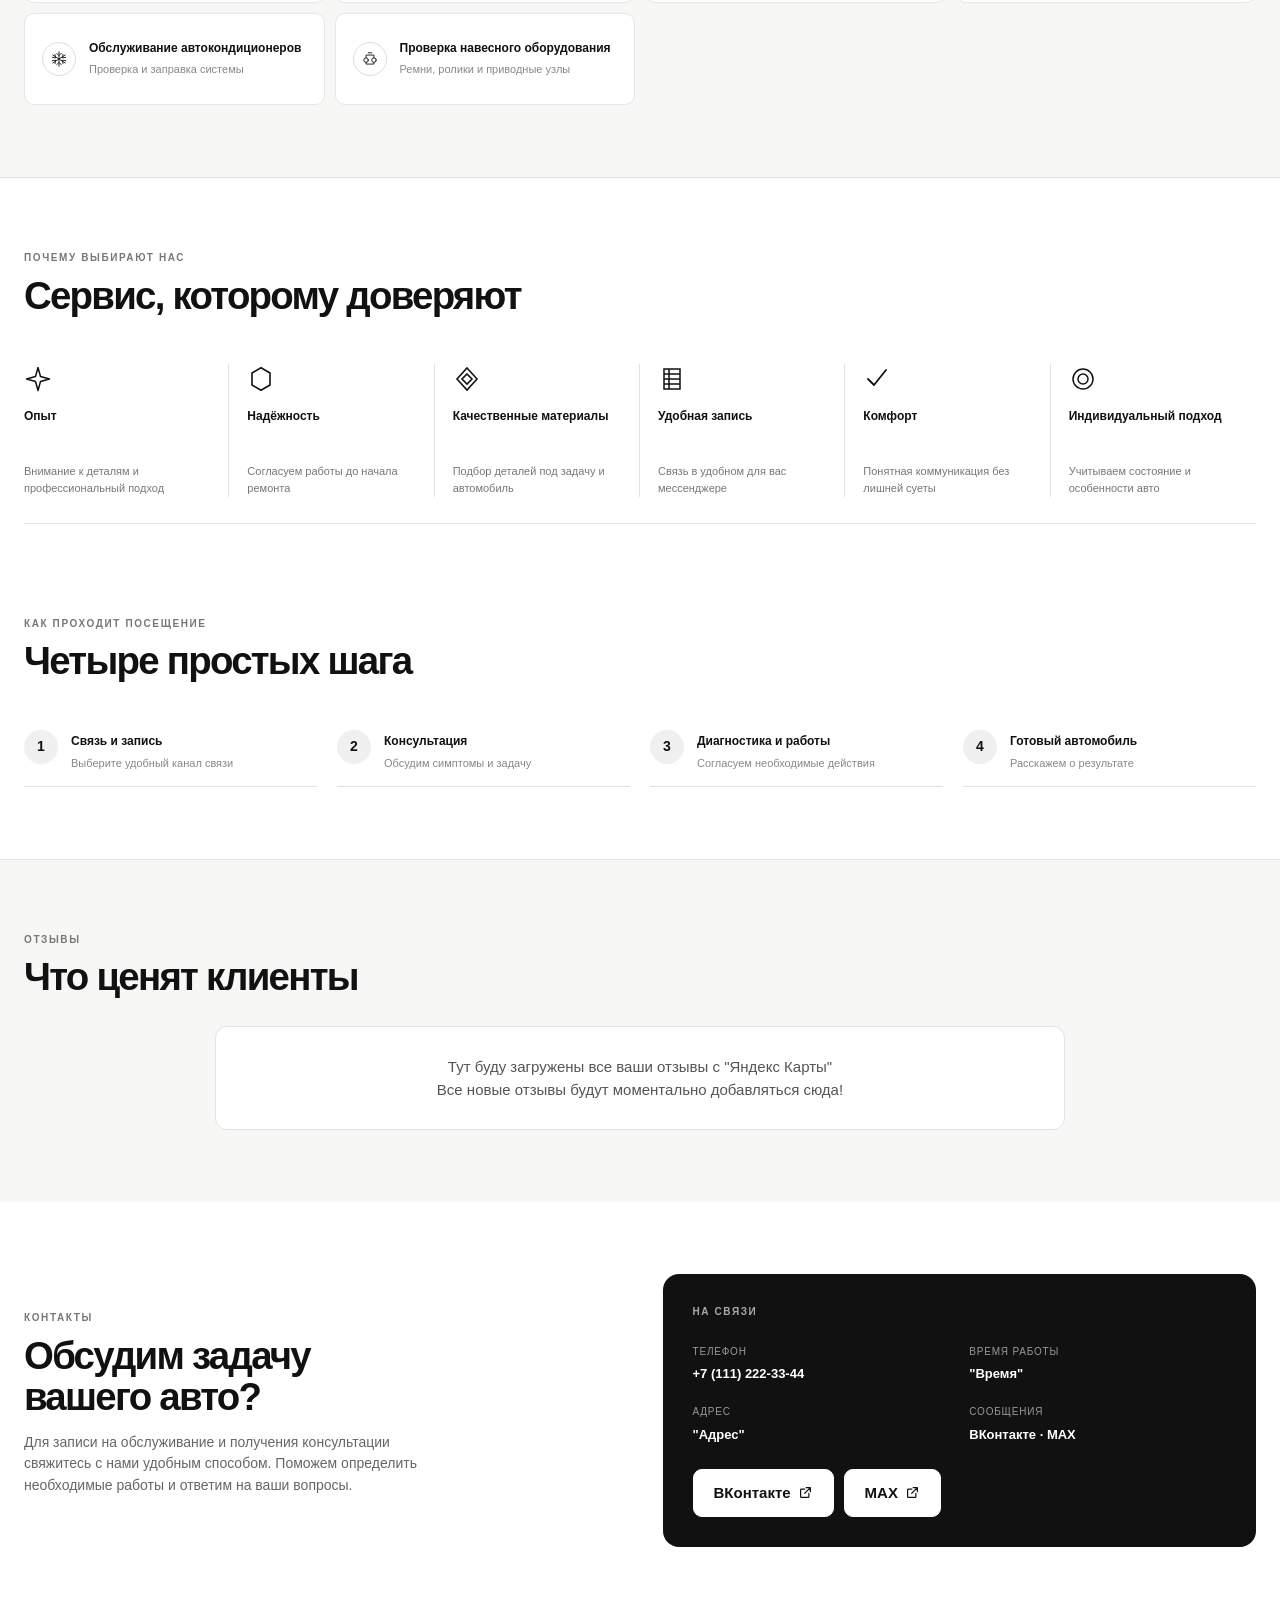
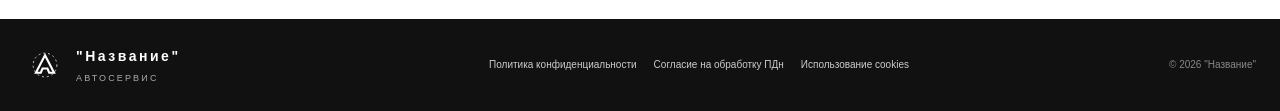
<file: autosevice-landing-final-centered-v37.html>
<!doctype html>
<html lang="ru">
<head>
<meta charset="utf-8">
<meta name="viewport" content="width=device-width, initial-scale=1">
<meta name="description" content=""Название" — обслуживание, диагностика и ремонт автомобилей. Свяжитесь с нами во ВКонтакте или MAX.">
<meta name="theme-color" content="#111111">
<title>"Название" — автосервис</title>
<link rel="icon" href="data:image/svg+xml,%3Csvg xmlns='http://www.w3.org/2000/svg' viewBox='0 0 100 100'%3E%3Crect width='100' height='100' rx='18' fill='%23111111'/%3E%3Cpath d='M20 75 50 17 80 75H65L58 60H42L35 75Z' fill='white'/%3E%3C/svg%3E">
<style>
:root{--black:#111;--white:#fff;--paper:#f6f6f5;--gray:#777;--line:#e2e2e2;--soft:#ededed;--radius:15px;--max:1240px}
*{box-sizing:border-box}
html{scroll-behavior:smooth;scroll-padding-top:90px}
body{margin:0;background:var(--white);color:var(--black);font-family:Inter,Arial,Helvetica,sans-serif;font-size:14px;line-height:1.55}
a{color:inherit;text-decoration:none}
button{font:inherit;cursor:pointer}
.container{width:min(var(--max),calc(100% - 48px));margin:auto}
header{height:76px;background:#fff;border-bottom:1px solid var(--line);display:flex;align-items:center;position:sticky;top:0;z-index:20}
.nav{display:flex;align-items:center;justify-content:space-between;gap:24px}
.brand{display:flex;align-items:center;gap:10px;min-width:205px}
.brand-mark{width:42px;height:42px;background:#111;color:#fff;border-radius:50%;display:grid;place-items:center}
.brand-mark svg{width:28px;height:28px}
.brand-name{font-size:14px;letter-spacing:.18em;font-weight:850;line-height:1.2}
.brand-sub{display:block;font-size:9px;color:#777;letter-spacing:.24em;margin-top:5px;line-height:1.2}
nav{display:flex;align-items:center;gap:22px;font-size:12px;color:#444}
nav a:hover,.footer-links a:hover{color:#888}
.phone{font-weight:750;font-size:13px;white-space:nowrap;text-align:right}
.phone small{display:block;color:#777;font-size:10px;font-weight:400}
.menu-toggle{display:none;border:1px solid var(--line);background:white;border-radius:10px;padding:9px 12px}
.hero{display:grid;grid-template-columns:.85fr 1.15fr;min-height:490px;border-bottom:1px solid var(--line);overflow:hidden}
.hero-copy{padding:76px max(28px,calc((100vw - var(--max))/2));padding-right:42px;display:flex;flex-direction:column;justify-content:center}
.kicker{font-size:10px;letter-spacing:.16em;text-transform:uppercase;font-weight:800;color:#555;display:flex;align-items:center;gap:10px}
.kicker:before{content:"";width:26px;height:1px;background:#111}
h1{font-size:clamp(38px,4.7vw,64px);line-height:.99;letter-spacing:-.055em;margin:20px 0 18px;font-weight:850;max-width:530px}
.hero-copy p{max-width:450px;color:#5f5f5f;margin:0 0 24px;font-size:14px}
.actions{display:flex;flex-wrap:wrap;gap:10px}
.btn{display:inline-flex;align-items:center;justify-content:center;gap:12px;min-height:48px;padding:0 20px;border:1px solid #111;border-radius:9px;font-weight:750;font-size:12px;transition:transform .2s,background .2s,color .2s}
.btn:hover{transform:translateY(-2px)}
.btn-dark{background:#111;color:#fff}
.btn-dark:hover{background:#333}
.btn-light{background:#fff;color:#111}
.btn-light:hover{background:#f0f0f0}
.btn .arrow{font-size:17px;line-height:1}
.trust-row{display:flex;gap:20px;margin-top:30px;color:#555;font-size:11px}
.trust-row span{display:flex;align-items:center;gap:8px;padding-right:18px;border-right:1px solid var(--line)}
.trust-row span:last-child{border:0;padding-right:0}
.trust-row b{font-size:18px;color:#111;font-weight:400}.trust-icon{width:20px;height:20px;flex:0 0 20px;fill:none;stroke:currentColor;stroke-width:1.6;stroke-linecap:round;stroke-linejoin:round}.phone{display:inline-flex;align-items:center;gap:8px}.phone-icon{width:17px;height:17px;fill:none;stroke:#111;stroke-width:1.7;stroke-linecap:round;stroke-linejoin:round}
.hero-visual{min-height:490px;background:linear-gradient(115deg,#e5e5e5,#a9a9a9 45%,#252525 45%,#090909);position:relative;overflow:hidden;display:flex;align-items:center;justify-content:center}
.hero-visual:before{content:"";position:absolute;inset:0;background:linear-gradient(180deg,#fff2,transparent 30%,#0005),repeating-linear-gradient(0deg,transparent 0 70px,#ffffff0b 71px 72px)}
.garage-light{position:absolute;top:0;left:0;right:0;height:14px;background:#fff;box-shadow:0 8px 30px #fff8}
.car-art{width:min(94%,820px);position:relative;z-index:1;filter:drop-shadow(0 22px 20px #0009)}
.visual-label{position:absolute;bottom:22px;left:24px;color:#fff;font-size:10px;letter-spacing:.17em;text-transform:uppercase;z-index:2}
section{padding:72px 0}
.section-head{display:flex;justify-content:space-between;align-items:end;gap:24px;margin-bottom:28px}
.section-kicker{font-size:10px;letter-spacing:.16em;text-transform:uppercase;color:#777;font-weight:800}
h2{font-size:clamp(27px,3vw,39px);letter-spacing:-.045em;line-height:1.08;margin:9px 0 0}
.section-intro{max-width:450px;color:#666;font-size:13px;margin:0}
.about-grid{display:block}
.about-copy{max-width:900px;margin:0 auto;text-align:center}
.about-copy p{color:#666;max-width:780px;margin:20px auto}
.text-link{display:inline-flex;gap:10px;align-items:center;border-bottom:1px solid #111;padding:8px 0;font-size:12px;font-weight:750;margin-top:6px}
.services{background:#f7f7f6;border-top:1px solid var(--line);border-bottom:1px solid var(--line)}
.service-grid{display:grid;grid-template-columns:repeat(4,1fr);gap:10px}
.service-card{min-height:92px;padding:17px;background:#fff;border:1px solid #e6e6e6;border-radius:10px;display:flex;align-items:center;gap:13px;transition:border-color .2s,transform .2s}
.service-card:hover{border-color:#888;transform:translateY(-2px)}
.service-icon{width:34px;height:34px;flex-shrink:0;border:1px solid #ddd;border-radius:50%;display:grid;place-items:center;padding:7px}.service-icon svg{display:block;width:100%;height:100%;fill:none;stroke:#111;stroke-width:1.6;stroke-linecap:round;stroke-linejoin:round}
.service-card strong{font-size:12px;line-height:1.35;display:block}
.service-card small{font-size:11px;color:#888;display:block;margin-top:5px}
.benefits{display:grid;grid-template-columns:repeat(6,1fr);border-bottom:1px solid var(--line);padding:26px 0;margin-top:22px}
.benefit{padding:0 18px;border-right:1px solid var(--line);display:grid;grid-template-rows:30px 2.9em auto;row-gap:14px;align-content:start}
.benefit:first-child{padding-left:0}.benefit:last-child{border:0;padding-right:0}
.benefit .symbol{line-height:1;margin:0;color:#111;width:30px;height:30px;display:flex;align-items:center;justify-content:flex-start}.benefit-icon{display:block;width:28px;height:28px;flex:0 0 28px}.benefit strong{display:flex;align-items:flex-start;font-size:12px;line-height:1.45;min-height:0;margin:0;align-self:start}
.benefit p{font-size:11px;color:#777;margin:0}
.steps{display:grid;grid-template-columns:repeat(4,1fr);gap:20px;margin-top:34px}
.step{display:flex;align-items:flex-start;gap:13px;padding:14px 0;border-bottom:1px solid var(--line)}
.step-num{width:34px;height:34px;border-radius:50%;background:#f0f0f0;display:grid;place-items:center;font-weight:800;flex-shrink:0}
.step strong{display:block;font-size:12px;margin-top:2px}
.step small{display:block;color:#888;font-size:11px;margin-top:4px}







.reviews{background:#f7f7f6;border-top:1px solid var(--line)}
.review-grid{display:grid;grid-template-columns:repeat(4,1fr);gap:12px}
.reviews-notice{background:#fff;border:1px solid var(--line);border-radius:12px;padding:28px 24px;text-align:center;color:#555;font-size:15px;max-width:850px;margin:0 auto}
.review{padding:20px;background:#fff;border:1px solid var(--line);border-radius:11px}
.review-top{display:flex;align-items:center;gap:10px;margin-bottom:13px}
.avatar{width:32px;height:32px;border-radius:50%;background:#ededed;display:grid;place-items:center;font-weight:800}
.review strong{font-size:12px}
.stars{margin-left:auto;letter-spacing:1px;font-size:10px}
.review p{font-size:12px;color:#666;margin:0}
.contacts{display:grid;grid-template-columns:1fr 1fr;gap:45px;align-items:center}
.contact-panel{background:#111;color:#fff;border-radius:16px;padding:30px}
.contact-panel .section-kicker{color:#aaa}
.contact-panel h2{margin-bottom:14px}
.contact-panel p{color:#bbb;font-size:13px}
.contact-details{display:grid;grid-template-columns:1fr 1fr;gap:20px;margin:24px 0}
.contact-details small{display:block;color:#999;font-size:10px;text-transform:uppercase;letter-spacing:.08em}
.contact-details strong{display:block;margin-top:5px;font-size:13px}
.contact-actions{display:flex;gap:10px;flex-wrap:wrap}.contact-social{display:inline-flex;align-items:center;justify-content:center;gap:10px;white-space:nowrap}.contact-brand-icon{width:15px;height:15px;flex:0 0 15px;display:block;color:#111}.contact-social{gap:7px}.contact-social span{font-weight:650;font-size:15px;line-height:1}
.contact-actions .btn-light{border-color:#fff}
.contact-list{display:grid;gap:22px}
.contact-row{display:flex;gap:14px;align-items:flex-start}
.contact-row .symbol{font-size:21px}
.contact-row strong{font-size:13px;display:block}
.contact-row small{color:#777;font-size:12px;display:block;margin-top:4px}
footer{background:#111;color:#fff;padding:25px 0}
.footer-inner{display:flex;justify-content:space-between;align-items:center;gap:24px}
footer .brand-sub{color:#aaa}
.footer-links{display:flex;flex-wrap:wrap;gap:17px;font-size:10px;color:#ccc}
.copyright{font-size:10px;color:#888}
.cookie-banner{position:fixed;z-index:50;bottom:14px;left:14px;right:14px;max-width:1200px;margin:auto;background:#fff;border:1px solid #ddd;box-shadow:0 10px 40px #0002;border-radius:13px;padding:15px 18px;display:flex;align-items:center;gap:20px}
.cookie-banner[hidden]{display:none}
.cookie-text{font-size:11px;color:#666;flex:1}
.cookie-text strong{color:#111}
.cookie-actions{display:flex;align-items:center;gap:12px;white-space:nowrap}
.cookie-actions button{border:0;background:#111;color:#fff;border-radius:30px;padding:12px 18px;font-size:11px;font-weight:750}
.cookie-actions a{font-size:11px;text-decoration:underline;color:#666}
.modal-backdrop{position:fixed;inset:0;background:#0009;z-index:70;display:none;align-items:center;justify-content:center;padding:20px}
.modal-backdrop.open{display:flex}
.modal{width:min(680px,100%);max-height:85vh;overflow:auto;background:#fff;border-radius:15px;padding:28px;position:relative}
.modal h2{font-size:26px;margin:0 40px 18px 0}
.modal p,.modal li{font-size:13px;color:#555}
.modal-close{position:absolute;right:18px;top:16px;border:1px solid #ddd;background:white;border-radius:50%;width:34px;height:34px;font-size:18px}
@media(max-width:1000px){nav{gap:12px}.brand{min-width:auto}.phone{font-size:12px}.service-grid{grid-template-columns:repeat(3,1fr)}.benefits{grid-template-columns:repeat(3,1fr);row-gap:24px}.benefit:nth-child(3){border:0}.benefit:nth-child(4){padding-left:0}.review-grid{grid-template-columns:repeat(2,1fr)}}
@media(max-width:760px){#steps{padding-top:90px!important}.container{width:min(100% - 32px,var(--max))}header{height:68px}.nav{gap:12px}nav{display:none;position:absolute;left:16px;right:16px;top:62px;padding:18px;background:white;border:1px solid var(--line);border-radius:12px;box-shadow:0 15px 35px #0001;flex-direction:column;align-items:flex-start}nav.open{display:flex}.phone{margin-left:auto;display:flex;align-items:center;gap:6px;font-size:12px}.phone-icon{width:15px;height:15px;flex:0 0 15px}.phone small{display:none}.brand-mark{width:36px;height:36px}.brand-name{font-size:12px}.brand-sub{font-size:8px;margin-top:5px}.hero{grid-template-columns:1fr}.hero-copy{padding:54px 24px 35px}.hero-visual{min-height:270px}.trust-row{gap:10px;flex-wrap:wrap}.trust-row span{padding-right:10px}.about-grid{display:block}.service-grid{grid-template-columns:repeat(2,1fr)}.service-card{padding:13px 10px;gap:9px}.service-card strong{font-size:11px}.service-icon{width:34px;height:34px}.benefits{grid-template-columns:repeat(2,1fr);gap:20px}.benefit:nth-child(3){border-right:1px solid var(--line)}.benefit:nth-child(even){border:0;padding-left:18px;padding-right:0}.benefit:nth-child(4){padding-left:18px}.benefit:nth-child(odd){padding-left:0}.steps{grid-template-columns:repeat(2,1fr);gap:10px}.review-grid{grid-template-columns:1fr}.contacts{grid-template-columns:1fr;gap:25px}.contact-panel{padding:24px}.footer-inner{align-items:flex-start;flex-direction:column}.cookie-banner{left:8px;right:8px;bottom:8px;padding:13px;gap:10px;align-items:flex-start}.cookie-actions{flex-direction:column-reverse;align-items:stretch;gap:7px}.cookie-actions button{padding:11px 12px}.section-head{align-items:flex-start;flex-direction:column}}
@media(max-width:420px){.phone{font-size:10px;gap:4px}.phone-icon{width:13px;height:13px;flex-basis:13px}.brand{gap:6px}.hero-copy{padding-left:16px;padding-right:16px}h1{font-size:39px}.actions .btn{flex:1;padding:0 10px;font-size:11px}.trust-row{font-size:10px}.trust-row span{border:0}.contact-details{grid-template-columns:1fr}.cookie-text{font-size:10px}.cookie-actions button{font-size:10px}}
</style>
</head>
<body>
<header>
 <div class="container nav">
  <a class="brand" href="#top" aria-label=""Название" — на главную">
   <span class="brand-mark"><svg viewBox="0 0 40 40" fill="none" aria-hidden="true"><path d="M7 31 20 6l13 25h-7l-2.5-6h-7L14 31H7Z" stroke="currentColor" stroke-width="3" stroke-linejoin="round"/><path d="M15 20h10" stroke="currentColor" stroke-width="3"/><circle cx="20" cy="20" r="17" stroke="currentColor" stroke-width="1.5" stroke-dasharray="3 4"/></svg></span>
   <span><span class="brand-name">"Название"</span><span class="brand-sub">АВТОСЕРВИС</span></span>
  </a>
  <nav id="mainNav" aria-label="Основная навигация">
   <a href="#about">О нас</a><a href="#services">Услуги</a><a href="#benefits">Преимущества</a><a href="#steps">Этапы</a><a href="#reviews">Отзывы</a><a href="#contacts">Контакты</a>
  </nav>
  <a class="phone" href="tel:+71112223344"><svg class="phone-icon" viewBox="0 0 24 24" aria-hidden="true"><path d="M6 3H3v4c1 7 7 13 14 14h4v-4l-5-3-3 3a14 14 0 0 1-6-6l3-3Z"/></svg> +7 (111) 222-33-44</a>
 </div>
</header>
<main id="top">
 <section class="hero" style="padding:0">
  <div class="hero-copy">
   
   <h1>Надёжный сервис<br>для вашего авто</h1>
   <p>Диагностика, ремонт и обслуживание автомобилей любых марок. Современное оборудование, опытные мастера и понятный подход — чтобы вы были уверены в своём автомобиле.</p>
   
   <div class="trust-row"><span><svg class="trust-icon" viewBox="0 0 24 24" aria-hidden="true"><path d="M12 2 14 10 22 12 14 14 12 22 10 14 2 12 10 10Z"/></svg> Опытные мастера</span><span><svg class="trust-icon" viewBox="0 0 24 24" aria-hidden="true"><path d="M9 2h6l1 3 3 1 3-1 2 5-2 2v3l2 2-2 5-3-1-3 1-1 3H9l-1-3-3-1-3 1-2-5 2-2v-3L0 9l2-5 3 1 3-1Z" transform="translate(1 0) scale(.9)"/><circle cx="12" cy="12" r="4"/></svg> Современное оборудование</span><span><svg class="trust-icon" viewBox="0 0 24 24" aria-hidden="true"><circle cx="12" cy="12" r="9"/><path d="M12 6v6l4 2"/></svg> Удобное расположение</span></div>
  </div>
  <div class="hero-visual" role="img" aria-label="Стилизованная иллюстрация автомобиля в сервисном боксе">
   <div class="garage-light"></div>
   <svg class="car-art" viewBox="0 0 900 420" aria-hidden="true">
    <defs><linearGradient id="body" x1="0" y1="0" x2="1" y2="1"><stop stop-color="#f4f4f4"/><stop offset=".22" stop-color="#555"/><stop offset=".48" stop-color="#171717"/><stop offset=".7" stop-color="#777"/><stop offset="1" stop-color="#111"/></linearGradient><linearGradient id="glass" x1="0" y1="0" x2="1" y2="1"><stop stop-color="#777"/><stop offset=".5" stop-color="#090909"/><stop offset="1" stop-color="#333"/></linearGradient></defs>
    <ellipse cx="455" cy="342" rx="350" ry="32" fill="#000" opacity=".55"/>
    <path d="M95 278 127 228Q145 208 201 195L304 115Q331 93 385 91L553 91Q600 94 635 134L713 204 784 226Q814 238 822 272L816 310 765 323H154L100 307Z" fill="url(#body)" stroke="#aaa" stroke-width="2"/>
    <path d="M263 188 327 126Q344 111 385 109L446 109 446 190Z" fill="url(#glass)" stroke="#999" stroke-width="2"/>
    <path d="M461 109H548Q579 112 603 143L646 190H461Z" fill="url(#glass)" stroke="#999" stroke-width="2"/>
    <path d="M454 108V300" stroke="#aaa" stroke-width="2" opacity=".7"/><path d="M243 202 645 202" stroke="#ddd" stroke-width="2" opacity=".45"/>
    <path d="M120 247 196 226 224 231 199 254 116 267Z" fill="#eee"/><path d="M116 251 192 233" stroke="#fff" stroke-width="5"/>
    <path d="M708 231 779 249 792 267 718 260Z" fill="#ddd"/><path d="M725 239 780 253" stroke="#fff" stroke-width="4"/>
    <path d="M274 213 280 293M638 213 662 292" stroke="#aaa" stroke-width="2"/><path d="M315 274H405M494 274H594" stroke="#ccc" stroke-width="2" opacity=".5"/>
    <circle cx="267" cy="300" r="63" fill="#090909" stroke="#777" stroke-width="4"/><circle cx="267" cy="300" r="42" fill="#444" stroke="#ddd" stroke-width="3"/><circle cx="267" cy="300" r="11" fill="#111" stroke="#aaa" stroke-width="3"/>
    <g stroke="#ddd" stroke-width="5"><path d="M267 261V289M267 311V339M228 300H256M278 300H306M239 272 259 292M275 308 295 328M239 328 259 308M275 292 295 272"/></g>
    <circle cx="670" cy="300" r="63" fill="#090909" stroke="#777" stroke-width="4"/><circle cx="670" cy="300" r="42" fill="#444" stroke="#ddd" stroke-width="3"/><circle cx="670" cy="300" r="11" fill="#111" stroke="#aaa" stroke-width="3"/>
    <g stroke="#ddd" stroke-width="5"><path d="M670 261V289M670 311V339M631 300H659M681 300H709M642 272 662 292M678 308 698 328M642 328 662 308M678 292 698 272"/></g>
    <path d="M134 285 187 291M734 289 798 282" stroke="#fff" stroke-width="3" opacity=".5"/>
   </svg>
   <div class="visual-label">Точность · Надёжность · Забота</div>
  </div>
 </section>
 <section id="about">
  <div class="container about-grid">
   <div class="about-copy"><div class="section-kicker">О нас</div><h2>Профессиональный подход<br>к каждому автомобилю</h2><p>Мы — команда специалистов, которые любят своё дело. Используем современное оборудование, качественные материалы и индивидуальный подход к каждому клиенту. Для нас важно не только устранить проблему, но и обеспечить надёжную работу вашего автомобиля надолго.</p><a class="text-link" href="#contacts">Подробнее о нас <span>→</span></a></div>
  </div>
 </section>
 <section class="services" id="services">
  <div class="container"><div class="section-head"><div><div class="section-kicker">Услуги</div><h2>Полный спектр<br>автомобильных услуг</h2></div><p class="section-intro">От регулярного технического обслуживания до сложного ремонта. Объясняем, что действительно нужно вашему автомобилю.</p></div>
   <div class="service-grid">
    <article class="service-card"><span class="service-icon" aria-hidden="true"><svg viewBox="0 0 32 32" aria-hidden="true"><path d="M16 3C13 8 7 14 7 20a9 9 0 0 0 18 0c0-6-6-12-9-17Z"/><path d="M11 21c.5 2.5 2 4 4 4"/></svg></span><div><strong>Замена технических жидкостей</strong><small>Масло, антифриз и другие жидкости</small></div></article>
    <article class="service-card"><span class="service-icon" aria-hidden="true"><svg viewBox="0 0 32 32" aria-hidden="true"><path d="M6 5h20v22H6zM6 11h20M6 17h20M6 23h20"/></svg></span><div><strong>Замена расходников</strong><small>Фильтры, свечи и комплектующие</small></div></article>
    <article class="service-card"><span class="service-icon" aria-hidden="true"><svg viewBox="0 0 32 32" aria-hidden="true"><circle cx="16" cy="16" r="11"/><circle cx="16" cy="16" r="5"/><path d="M16 5v6M27 16h-6M16 27v-6M5 16h6"/></svg></span><div><strong>Обслуживание тормозов</strong><small>Проверка и ремонт системы</small></div></article>
    <article class="service-card"><span class="service-icon" aria-hidden="true"><svg viewBox="0 0 32 32" aria-hidden="true"><rect x="4" y="4" width="24" height="17" rx="2"/><path d="M12 28h8M16 21v7M7 16h4l2-5 4 8 2-4h4"/></svg></span><div><strong>Компьютерная диагностика</strong><small>Поиск ошибок и неисправностей</small></div></article>
    <article class="service-card"><span class="service-icon" aria-hidden="true"><svg viewBox="0 0 32 32" aria-hidden="true"><path d="M8 4l16 24M24 4 8 28M5 10h7M20 22h7M5 22h7M20 10h7"/></svg></span><div><strong>Диагностика ходовой части</strong><small>Проверка подвески и узлов</small></div></article>
    <article class="service-card"><span class="service-icon" aria-hidden="true"><svg viewBox="0 0 32 32" aria-hidden="true"><path d="M7 12h16l4 5v8H8l-3-4v-6h2zM11 12V7h9v5M12 17v4M18 17v4M27 18h3v5h-3"/></svg></span><div><strong>Ремонт двигателя</strong><small>Диагностика и восстановление</small></div></article>
    <article class="service-card"><span class="service-icon" aria-hidden="true"><svg viewBox="0 0 32 32" aria-hidden="true"><circle cx="16" cy="5.5" r="3"/><path d="M16 8.5v7M8 15.5v11M16 15.5v11M24 15.5v11M8 20.5h16"/></svg></span><div><strong>Ремонт трансмиссии</strong><small>Обслуживание агрегатов</small></div></article>
    <article class="service-card"><span class="service-icon" aria-hidden="true"><svg viewBox="0 0 32 32" aria-hidden="true"><circle cx="16" cy="16" r="11"/><circle cx="16" cy="16" r="3"/><path d="M5 14h8l3 5 3-5h8"/></svg></span><div><strong>Ремонт подвески и рулевого управления</strong><small>Устойчивость и управляемость</small></div></article>
    <article class="service-card"><span class="service-icon" aria-hidden="true"><svg viewBox="0 0 32 32" aria-hidden="true"><path d="M5 8h22M5 16h22M5 24h22M8 5v22M24 5v22"/></svg></span><div><strong>Сход-развал</strong><small>Регулировка углов установки колёс</small></div></article>
    <article class="service-card"><span class="service-icon" aria-hidden="true"><svg viewBox="0 0 32 32" aria-hidden="true"><circle cx="16" cy="16" r="12"/><circle cx="16" cy="16" r="6"/><path d="M16 4v6M16 22v6M4 16h6M22 16h6M7.5 7.5l4 4M20.5 20.5l4 4M24.5 7.5l-4 4M11.5 20.5l-4 4"/></svg></span><div><strong>Шиномонтаж и балансировка</strong><small>Сезонная смена колёс</small></div></article>
    <article class="service-card"><span class="service-icon" aria-hidden="true"><svg viewBox="0 0 32 32" aria-hidden="true"><path d="M4 21l3-8 5-5h9l5 5 2 8v4H4zM7 18h18M10 13h12"/></svg></span><div><strong>Рихтовка и восстановление геометрии</strong><small>Кузовные работы</small></div></article>
    <article class="service-card"><span class="service-icon" aria-hidden="true"><svg viewBox="0 0 32 32" aria-hidden="true"><path d="M16 3 29 16 16 29 3 16Z"/><path d="M16 9 23 16 16 23 9 16Z"/></svg></span><div><strong>Удаление вмятин без покраски (PDR)</strong><small>Восстановление формы кузова</small></div></article>
    <article class="service-card"><span class="service-icon" aria-hidden="true"><svg viewBox="0 0 32 32" aria-hidden="true"><path d="M7 5h18v14H7zM11 19v7h10v-7M16 5v-2M10 10h12"/></svg></span><div><strong>Малярные работы и покраска</strong><small>Подготовка и окрашивание</small></div></article>
    <article class="service-card"><span class="service-icon" aria-hidden="true"><svg viewBox="0 0 32 32" aria-hidden="true"><circle cx="13" cy="19" r="7"/><path d="M19 7v6M16 10h6M25 18v6M22 21h6"/></svg></span><div><strong>Полировка кузова и фар</strong><small>Уход за внешним видом</small></div></article>
    <article class="service-card"><span class="service-icon" aria-hidden="true"><svg viewBox="0 0 32 32" aria-hidden="true"><path d="M18 3 7 18h8l-1 11 11-16h-8z"/></svg></span><div><strong>Ремонт автоэлектрики</strong><small>Проверка цепей и оборудования</small></div></article>
    <article class="service-card"><span class="service-icon" aria-hidden="true"><svg viewBox="0 0 32 32" aria-hidden="true"><path d="M5 11h22v16H5zM11 11V7h10v4"/><path d="M16 15v8M12 19h8"/></svg></span><div><strong>Установка дополнительного оборудования</strong><small>Оснащение под ваши задачи</small></div></article>
    <article class="service-card"><span class="service-icon" aria-hidden="true"><svg viewBox="0 0 32 32" aria-hidden="true"><path d="M16 3v26M5 9l22 14M5 23 27 9M12 6l4 4 4-4M12 26l4-4 4 4M4 13l6 1-1-6M28 19l-6-1 1 6M4 19l6-1-1 6M28 13l-6 1 1-6"/></svg></span><div><strong>Обслуживание автокондиционеров</strong><small>Проверка и заправка системы</small></div></article>
    <article class="service-card"><span class="service-icon" aria-hidden="true"><svg viewBox="0 0 32 32" aria-hidden="true"><circle cx="9" cy="18" r="4"/><circle cx="23" cy="18" r="4"/><path d="M9 14V9h14v5M9 22v3h14v-3M13 5h6"/></svg></span><div><strong>Проверка навесного оборудования</strong><small>Ремни, ролики и приводные узлы</small></div></article>
   </div>
  </div>
 </section>
 <section id="benefits"><div class="container"><div class="section-kicker">Почему выбирают нас</div><h2>Сервис, которому доверяют</h2>
  <div class="benefits">
   <div class="benefit"><div class="symbol" aria-hidden="true"><svg class="benefit-icon" width="28" height="28" viewBox="0 0 28 28" aria-hidden="true"><path d="M14 2.5 16.5 11.5 25.5 14 16.5 16.5 14 25.5 11.5 16.5 2.5 14 11.5 11.5Z" fill="none" stroke="currentColor" stroke-width="1.5" stroke-linejoin="round"/></svg></div><strong>Опыт</strong><p>Внимание к деталям и профессиональный подход</p></div>
   <div class="benefit"><div class="symbol" aria-hidden="true"><svg class="benefit-icon" width="28" height="28" viewBox="0 0 28 28" aria-hidden="true"><path d="M14 2.8 23 8v12l-9 5.2L5 20V8Z" fill="none" stroke="currentColor" stroke-width="1.6" stroke-linejoin="round"/></svg></div><strong>Надёжность</strong><p>Согласуем работы до начала ремонта</p></div>
   <div class="benefit"><div class="symbol" aria-hidden="true"><svg class="benefit-icon" width="28" height="28" viewBox="0 0 28 28" aria-hidden="true"><path d="m14 3 10 11-10 11L4 14Z" fill="none" stroke="currentColor" stroke-width="1.6"/><path d="m14 9 5 5-5 5-5-5Z" fill="none" stroke="currentColor" stroke-width="1.6"/></svg></div><strong>Качественные материалы</strong><p>Подбор деталей под задачу и автомобиль</p></div>
   <div class="benefit"><div class="symbol" aria-hidden="true"><svg class="benefit-icon" width="28" height="28" viewBox="0 0 28 28" aria-hidden="true"><path d="M6 4h16v20H6zM6 9h16M6 14h16M6 19h16M11 4v20" fill="none" stroke="currentColor" stroke-width="1.5"/></svg></div><strong>Удобная запись</strong><p>Связь в удобном для вас мессенджере</p></div>
   <div class="benefit"><div class="symbol" aria-hidden="true"><svg class="benefit-icon" width="28" height="28" viewBox="0 0 28 28" aria-hidden="true"><path d="m5 14 6 6L23 5" fill="none" stroke="currentColor" stroke-width="1.8" stroke-linecap="round" stroke-linejoin="round"/></svg></div><strong>Комфорт</strong><p>Понятная коммуникация без лишней суеты</p></div>
   <div class="benefit"><div class="symbol" aria-hidden="true"><svg class="benefit-icon" width="28" height="28" viewBox="0 0 28 28" aria-hidden="true"><circle cx="14" cy="14" r="10" fill="none" stroke="currentColor" stroke-width="1.5"/><circle cx="14" cy="14" r="5" fill="none" stroke="currentColor" stroke-width="1.5"/></svg></div><strong>Индивидуальный подход</strong><p>Учитываем состояние и особенности авто</p></div>
  </div>
 </div></section>
 <section id="steps" style="padding-top:20px"><div class="container"><div class="section-kicker">Как проходит посещение</div><h2>Четыре простых шага</h2>
  <div class="steps"><div class="step"><span class="step-num">1</span><div><strong>Связь и запись</strong><small>Выберите удобный канал связи</small></div></div><div class="step"><span class="step-num">2</span><div><strong>Консультация</strong><small>Обсудим симптомы и задачу</small></div></div><div class="step"><span class="step-num">3</span><div><strong>Диагностика и работы</strong><small>Согласуем необходимые действия</small></div></div><div class="step"><span class="step-num">4</span><div><strong>Готовый автомобиль</strong><small>Расскажем о результате</small></div></div></div>
 </div></section>
 <section class="reviews" id="reviews"><div class="container"><div class="section-head"><div><div class="section-kicker">Отзывы</div><h2>Что ценят клиенты</h2></div></div>
  <div class="reviews-notice">Тут буду загружены все ваши отзывы с "Яндекс Карты"<br>Все новые отзывы будут моментально добавляться сюда!</div>
 </div></section>
 <section id="contacts"><div class="container contacts">
  <div><div class="section-kicker">Контакты</div><h2>Обсудим задачу<br>вашего авто?</h2><p style="color:#666;max-width:430px">Для записи на обслуживание и получения консультации свяжитесь с нами удобным способом. Поможем определить необходимые работы и ответим на ваши вопросы.</p>
  </div>
  <div class="contact-panel"><div class="section-kicker">На связи</div><div class="contact-details"><div><small>Телефон</small><strong><a href="tel:+71112223344">+7 (111) 222-33-44</a></strong></div><div><small>Время работы</small><strong>"Время"</strong></div><div><small>Адрес</small><strong>"Адрес"</strong></div><div><small>Сообщения</small><strong>ВКонтакте · MAX</strong></div></div><div class="contact-actions"><a class="btn btn-light contact-social" href="https://vk.ru/feed" target="_blank" rel="noopener"><span>ВКонтакте</span><svg class="contact-brand-icon" viewBox="0 0 40 40" aria-hidden="true"><path d="M22 7h11v11M33 7 18 22" fill="none" stroke="currentColor" stroke-width="3.2" stroke-linecap="round" stroke-linejoin="round"/><path d="M29 22v9a2 2 0 0 1-2 2H9a2 2 0 0 1-2-2V13a2 2 0 0 1 2-2h9" fill="none" stroke="currentColor" stroke-width="3.2" stroke-linecap="round" stroke-linejoin="round"/></svg></a><a class="btn btn-light contact-social" href="https://max.ru/" target="_blank" rel="noopener"><span>MAX</span><svg class="contact-brand-icon" viewBox="0 0 40 40" aria-hidden="true"><path d="M22 7h11v11M33 7 18 22" fill="none" stroke="currentColor" stroke-width="3.2" stroke-linecap="round" stroke-linejoin="round"/><path d="M29 22v9a2 2 0 0 1-2 2H9a2 2 0 0 1-2-2V13a2 2 0 0 1 2-2h9" fill="none" stroke="currentColor" stroke-width="3.2" stroke-linecap="round" stroke-linejoin="round"/></svg></a></div></div>
 </div></section>
</main>
<footer><div class="container footer-inner"><a class="brand" href="#top"><span class="brand-mark"><svg viewBox="0 0 40 40" fill="none" aria-hidden="true"><path d="M7 31 20 6l13 25h-7l-2.5-6h-7L14 31H7Z" stroke="currentColor" stroke-width="3"/><circle cx="20" cy="20" r="17" stroke="currentColor" stroke-dasharray="3 4"/></svg></span><span><span class="brand-name">"Название"</span><span class="brand-sub">АВТОСЕРВИС</span></span></a><div class="footer-links"><a href="#" data-modal="privacy">Политика конфиденциальности</a><a href="#" data-modal="consent">Согласие на обработку ПДн</a><a href="#" data-modal="cookies">Использование cookies</a></div><div class="copyright">© <span id="year"></span> "Название"</div></div></footer>
<div class="cookie-banner" id="cookieBanner" role="region" aria-label="Уведомление о cookies"><div class="cookie-text"><strong>Мы используем cookies.</strong> Они помогают запоминать ваш выбор и обеспечивать работу сайта. Подробнее — в разделе «Использование cookies».</div><div class="cookie-actions"><a href="#" data-modal="cookies">Подробнее</a><button id="acceptCookies" type="button">Понятно, согласен</button></div></div>
<div class="modal-backdrop" id="modalBackdrop" role="dialog" aria-modal="true" aria-labelledby="modalTitle"><div class="modal"><button class="modal-close" id="modalClose" aria-label="Закрыть окно">×</button><h2 id="modalTitle">Документ</h2><div id="modalBody"></div></div></div>
<script>
(function(){
 const $=(s,root=document)=>root.querySelector(s);
 $('#year').textContent=new Date().getFullYear();
 const banner=$('#cookieBanner');
 let accepted=false;try{accepted=localStorage.getItem('autorhythm-cookie-choice')==='accepted'}catch(e){}
 if(accepted)banner.hidden=true;
 $('#acceptCookies').addEventListener('click',()=>{banner.hidden=true;try{localStorage.setItem('autorhythm-cookie-choice','accepted')}catch(e){}});
 const docs={
 privacy:{title:'Политика конфиденциальности',body:`<p><strong>Шаблон документа.</strong> Перед публикацией заполните сведения о владельце сайта и проверьте текст с учётом фактической работы сервиса.</p><p>Настоящий сайт предназначен для информирования об услугах автосервиса и предоставления контактных данных. На сайте не предусмотрены формы заявок и поля ввода персональных данных.</p><p>При переходе по ссылкам на сторонние сервисы (ВКонтакте и MAX) обработка данных осуществляется соответствующими платформами по их собственным правилам и политикам.</p><p>По вопросам, связанным с конфиденциальностью, свяжитесь с владельцем сайта по телефону, указанному в разделе «Контакты».</p>`},
 consent:{title:'Согласие на обработку персональных данных',body:`<p><strong>Информационный шаблон.</strong> Адаптируйте этот текст под реальные процессы обработки данных перед размещением сайта.</p><p>На сайте отсутствуют формы сбора персональных данных. Если пользователь самостоятельно связывается с автосервисом по телефону, через ВКонтакте или MAX, предоставленные им сведения обрабатываются для ответа на обращение и согласования услуг.</p><p>Перед публикацией укажите полное наименование и контакты оператора персональных данных, цели, правовые основания, сроки хранения и порядок отзыва согласия — если применимо.</p>`},
 cookies:{title:'Использование cookies',body:`<p>Сайт может использовать техническое хранилище браузера, чтобы запомнить выбор пользователя в отношении уведомления о cookies. Эти данные нужны для работы интерфейса и не содержат поля для ввода персональных сведений.</p><p>Нажатие «Понятно, согласен» скрывает уведомление. Если браузер блокирует локальное хранилище, баннер всё равно скроется до перезагрузки страницы.</p><p>При переходе на внешние платформы могут применяться их собственные технологии и правила обработки данных.</p>`}
 };
 const backdrop=$('#modalBackdrop'),title=$('#modalTitle'),body=$('#modalBody');
 function closeModal(){backdrop.classList.remove('open');document.body.style.overflow=''}
 document.querySelectorAll('[data-modal]').forEach(link=>link.addEventListener('click',e=>{e.preventDefault();const doc=docs[link.dataset.modal];if(!doc)return;title.textContent=doc.title;body.innerHTML=doc.body;backdrop.classList.add('open');document.body.style.overflow='hidden';$('#modalClose').focus()}));
 $('#modalClose').addEventListener('click',closeModal);
 backdrop.addEventListener('click',e=>{if(e.target===backdrop)closeModal()});
 document.addEventListener('keydown',e=>{if(e.key==='Escape')closeModal()});
})();
</script>
</body>
</html>
</file>
